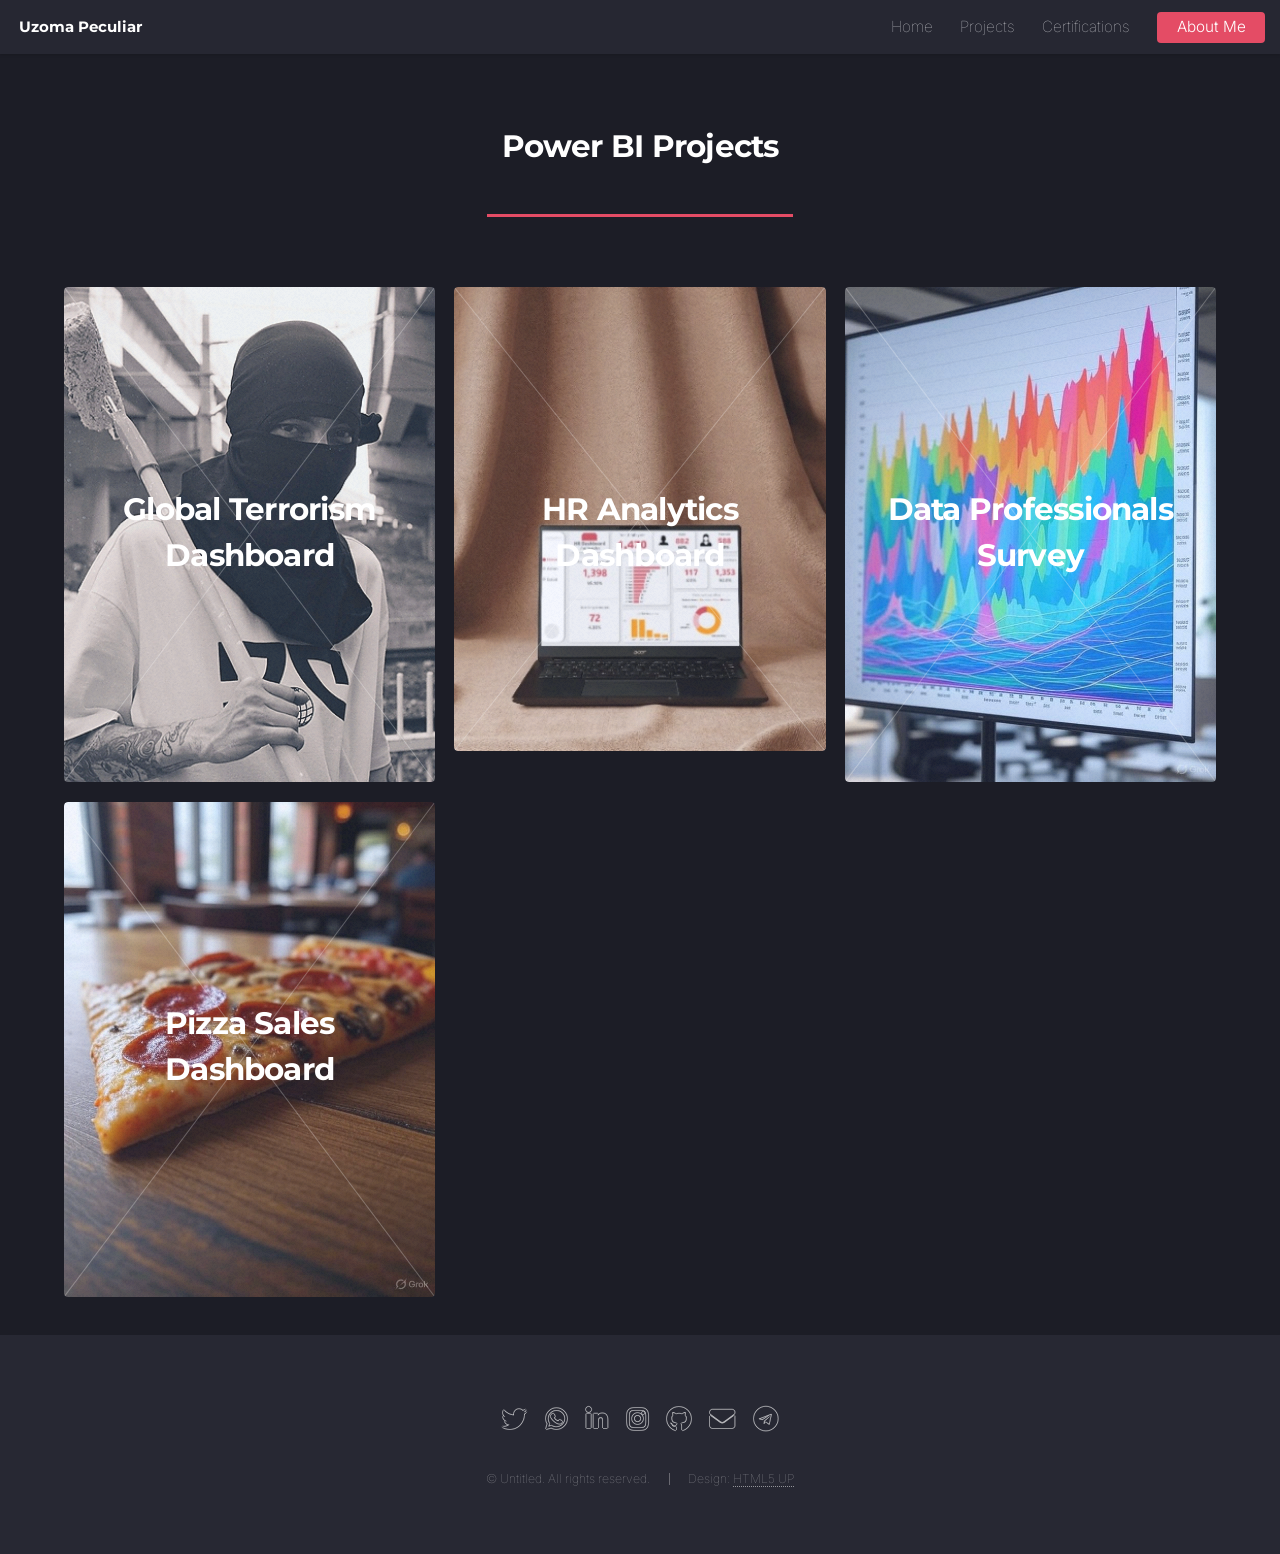
<file: BI.html>
<!DOCTYPE HTML>
<!--
	Landed by HTML5 UP
	html5up.net | @ajlkn
	Free for personal and commercial use under the CCA 3.0 license (html5up.net/license)
-->
<html>
	<head>
		<title>Power BI Projects - Data Analyst Portfolio</title>
		<meta charset="utf-8" />
		<meta name="viewport" content="width=device-width, initial-scale=1, user-scalable=no" />
		<link rel="stylesheet" href="assets/css/main.css" />
		<link rel="preconnect" href="https://fonts.googleapis.com">
        <link rel="preconnect" href="https://fonts.gstatic.com" crossorigin>
		<link href="https://fonts.googleapis.com/css2?family=Inter:wght@400;500;600;700&family=Montserrat:wght@400;500;600;700&display=swap" rel="stylesheet">
		<noscript><link rel="stylesheet" href="assets/css/noscript.css" /></noscript>
	</head>
	<!-- Google Analytics -->
	<script async src="https://www.googletagmanager.com/gtag/js?id=G-QE772HBETN"></script>  <!-- Replace ID -->
	<script>
  		window.dataLayer = window.dataLayer || [];
  		function gtag(){dataLayer.push(arguments);}
  		gtag('js', new Date());
  		gtag('config', 'G-QE772HBETN');
	</script>
	<body class="is-preload">
		<div id="page-wrapper">

			<!-- Header -->
				<header id="header">
					<h1 id="logo"><a href="index.html">Uzoma Peculiar</a></h1>
					<nav id="nav">
						<ul>
							<li><a href="index.html">Home</a></li>
							<li>
								<a href="#">Projects</a>
								<ul>
									<li><a href="Excel.html">Excel</a></li>
									<li><a href="BI.html">Power BI</a></li>
									<li><a href="python.html">Python</a></li>				
									<li><a href="SQL.html">SQL</a></li>
									<li><a href="Tab.html">Tableau</a></li>
								</ul>
							</li>
							<li><a href="Certificates.html">Certifications</a></li>
							<li><a href="index.html#one" class="button primary">About Me</a></li>
						</ul>
					</nav>
				</header>

			<!-- Main -->
				<div id="main" class="wrapper style1">
					<div class="container">
						<header class="major">
							<h2>Power BI Projects</h2>
						</header>
                        <section class="tiles">
							<article class="style1">
								<span class="image">
									<img src="images/terrorismm.jpg" alt="" />
								</span>
								<a href="https://github.com/UzomaPeculiar/InternCareer-Global-Terrorism-Dashboard" target="_blank">
									<h2>Global Terrorism Dashboard</h2>
									<div class="content">
										<p>This project was completed as part of a virtual internship with InternCareer for the role of Data Scientist Intern. The goal was to build an interactive Power BI dashboard to explore and visualize terrorism patterns worldwide.</p>
									</div>
								</a>
							</article>
							<article class="style2">
								<span class="image">
									<img src="images/HR Analytics 2.jpg" alt="" />
								</span>
								<a href="https://github.com/UzomaPeculiar/HR-Analytics-Dashboard" target="_blank">
									<h2>HR Analytics Dashboard</h2>
									<div class="content">
										<p>This dashboard was designed to analyze workforce data and provide actionable HR insights. It helps track employee distribution, demographics, attrition trends, and performance-related metrics. The goal is to give HR managers a clear view of workforce composition and areas requiring attention.</p>
									</div>
								</a>
							</article>
							<article class="style3">
								<span class="image">
									<img src="images/Data professionalss.jpg" alt="" />
								</span>
								<a href="https://github.com/UzomaPeculiar/Data-Professional-Survey-Dashboard" target="_blank">
									<h2>Data Professionals Survey</h2>
									<div class="content">
										<p>This dashboard visualizes survey responses from data professionals worldwide. It highlights demographics, skills, salary trends, and career preferences in the data industry. The aim is to give learners and organizations a snapshot of the data profession landscape.</p>
									</div>
								</a>
							</article>
							<article class="style4">
								<span class="image">
									<img src="images/Pizza.jpg" alt="" />
								</span>
								<a href="https://github.com/UzomaPeculiar/Pizza-Sales-Analysis-SQL-Power-BI/blob/main/Pizza.pbix" target="_blank">
									<h2>Pizza Sales Dashboard</h2>
									<div class="content">
										<p>This project uses Power BI to build a retail sales dashboard. It cleans data, explores sales patterns, and answers key business questions like top categories, customer profiles, and peak sales times to help improve retail strategies.</p>
									</div>
								</a>
							</article>
						</section>
					</div>
				</div>

			<!-- Footer -->
				<footer id="footer">
					<ul class="icons">
						<li><a href="#" target="_blank" class="icon brands alt fa-twitter"><span class="label">Twitter</span></a></li>
						<li><a href="https://wa.me/2348162145354?text=Hello%20there!%20I%20am%20interested%20in%20learning%20more%20about%20your%20work." target="_blank" class="icon brands alt fa-whatsapp"><span class="label">Whatsapp</span></a></li>
						<li><a href="https://linkedin.com/in/peculiar-uzoma" target="_blank" class="icon brands alt fa-linkedin-in"><span class="label">LinkedIn</span></a></li>
						<li><a href="#" class="icon brands alt fa-instagram"><span class="label">Instagram</span></a></li>
						<li><a href="https://github.com/UzomaPeculiar" target="_blank" class="icon brands alt fa-github"><span class="label">GitHub</span></a></li>
						<li><a href="mailto:uzomapeculiar1@gmail.com?subject=Hello%20there&body=I%20am%20interested%20in%20learning%20more%20about%20your%20work." class="icon solid alt fa-envelope"><span class="label">Email</span></a></li>
						<li><a href="https://t.me/prxua?text=Hello%20there!%20I%20am%20interested%20in%20learning%20more%20about%20your%20work." target="_blank" class="icon brands alt fa-telegram"><span class="label">Telegram</span></a></li>
					</ul>
					<ul class="copyright">
						<li>&copy; Untitled. All rights reserved.</li><li>Design: <a href="http://html5up.net">HTML5 UP</a></li>
					</ul>
				</footer>

		</div>

		<!-- Scripts -->
			<script src="assets/js/jquery.min.js"></script>
			<script src="assets/js/jquery.scrolly.min.js"></script>
			<script src="assets/js/jquery.dropotron.min.js"></script>
			<script src="assets/js/jquery.scrollex.min.js"></script>
			<script src="assets/js/browser.min.js"></script>
			<script src="assets/js/breakpoints.min.js"></script>
			<script src="assets/js/util.js"></script>
			<script src="assets/js/main.js"></script>

	</body>
</html>
</file>
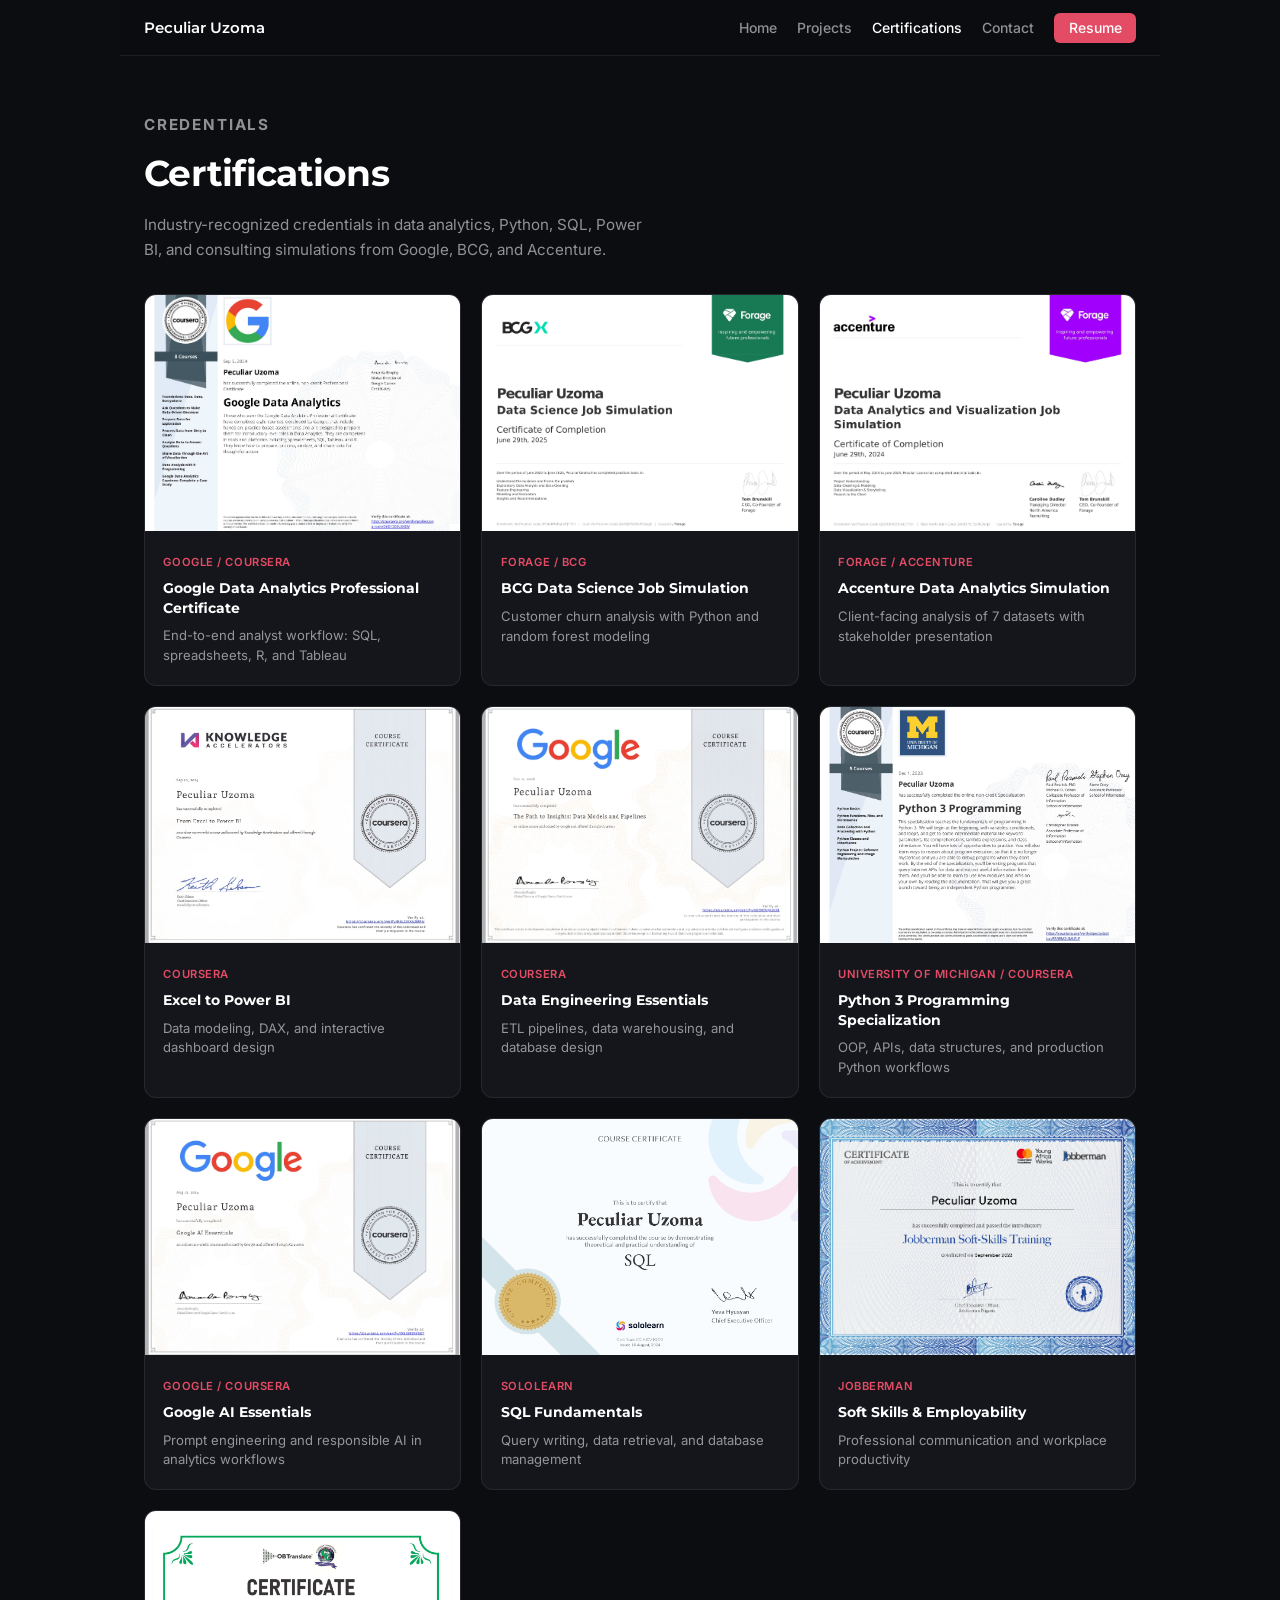
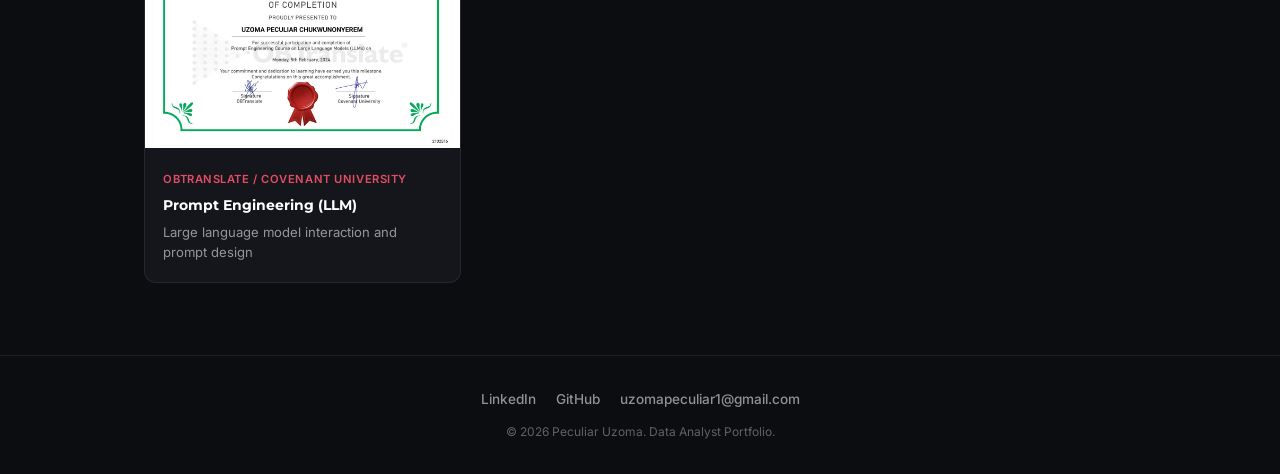
<file: Certificates.html>
<!DOCTYPE HTML>
<html lang="en">
<head>
	<title>Certifications — Peculiar Uzoma</title>
	<meta charset="utf-8" />
	<meta name="viewport" content="width=device-width, initial-scale=1" />
	<meta name="description" content="Professional certifications including Google Data Analytics, BCG, Accenture, and more." />
	<link rel="stylesheet" href="assets/css/site.css" />
	<link rel="stylesheet" href="assets/css/fontawesome-all.min.css" />
	<link rel="preconnect" href="https://fonts.googleapis.com">
	<link rel="preconnect" href="https://fonts.gstatic.com" crossorigin>
	<link href="https://fonts.googleapis.com/css2?family=Inter:wght@400;500;600&family=Montserrat:wght@600;700&display=swap" rel="stylesheet">
</head>
<script async src="https://www.googletagmanager.com/gtag/js?id=G-QE772HBETN"></script>
<script>
	window.dataLayer = window.dataLayer || [];
	function gtag(){dataLayer.push(arguments);}
	gtag('js', new Date());
	gtag('config', 'G-QE772HBETN');
</script>
<body>

	<header class="site-header" data-site-header></header>

	<main>
		<div class="page-hero">
			<p class="section-label">Credentials</p>
			<h1>Certifications</h1>
			<p>Industry-recognized credentials in data analytics, Python, SQL, Power BI, and consulting simulations from Google, BCG, and Accenture.</p>
		</div>

		<section class="page-section" style="padding-top: 0;">
			<div class="certs-grid" id="certificates-grid"></div>
		</section>
	</main>

	<footer class="site-footer" data-site-footer></footer>

	<script src="assets/js/data.js"></script>
	<script src="assets/js/site.js"></script>
	<script>initCertificatesPage();</script>
</body>
</html>
</file>
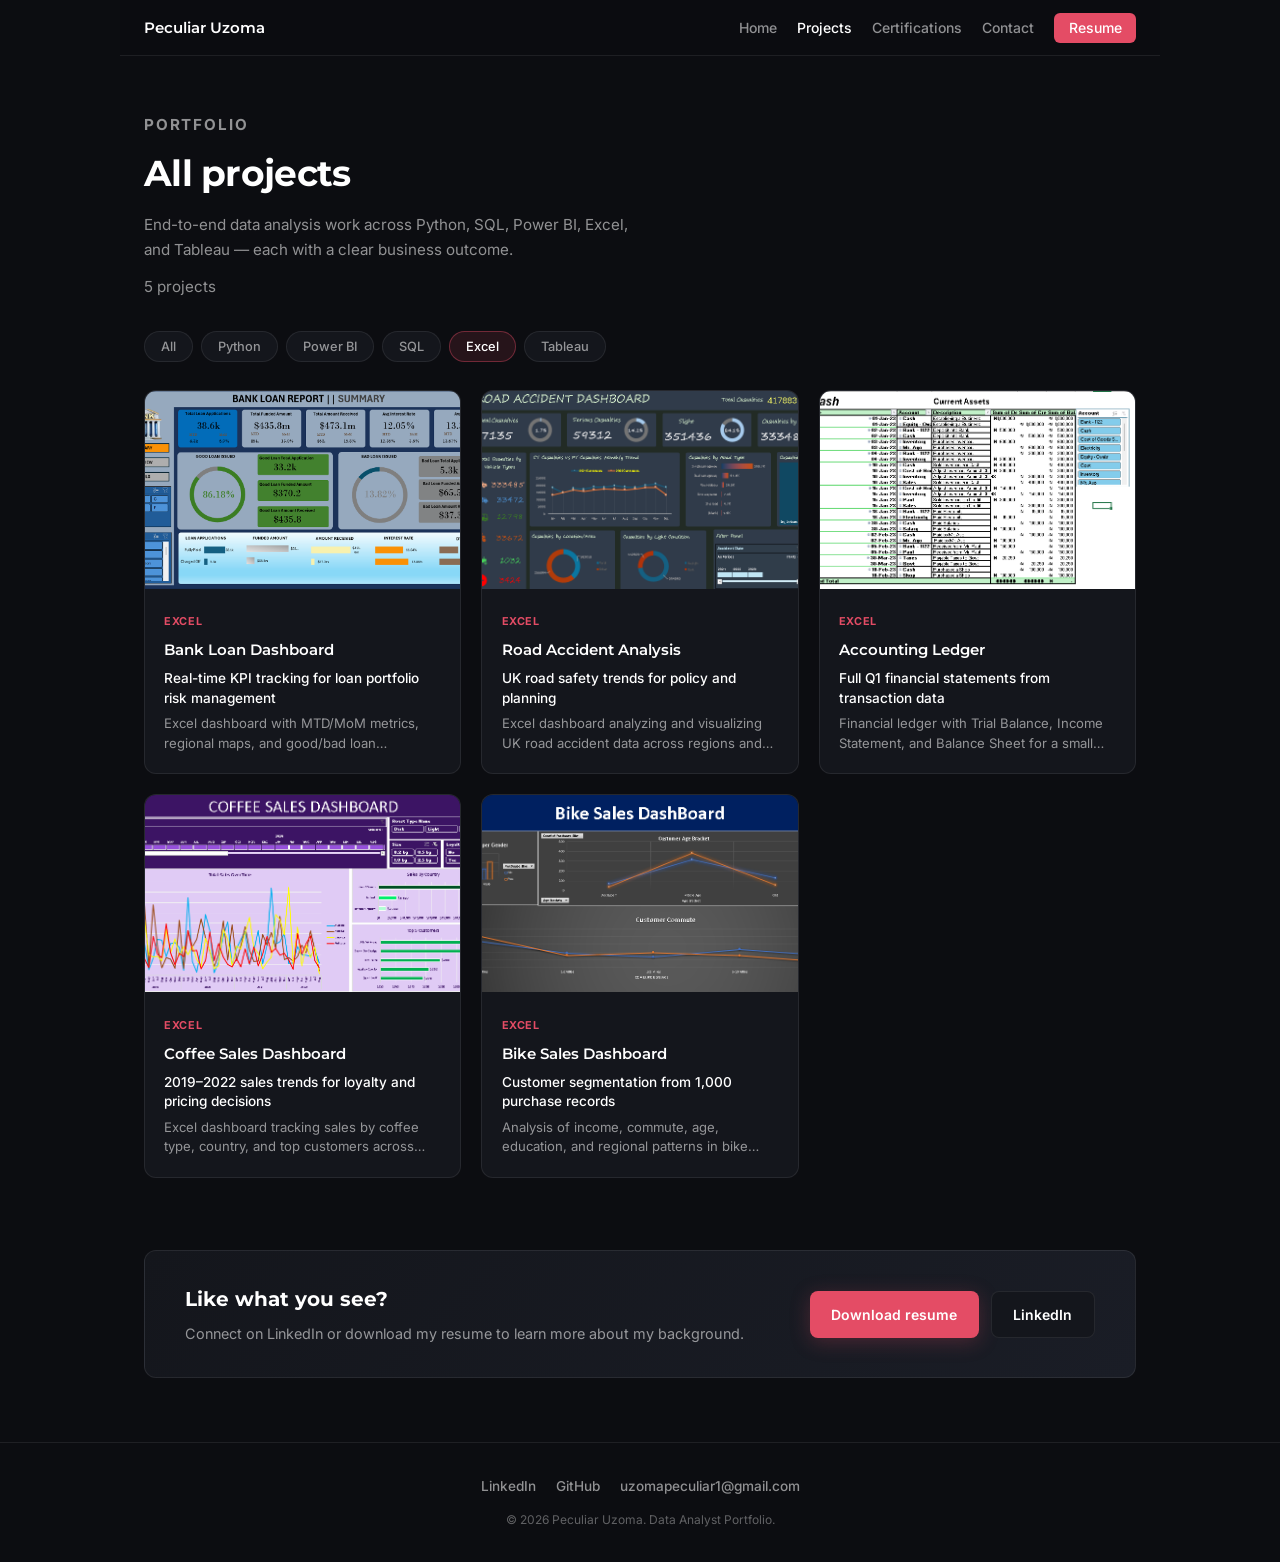
<file: Excel.html>
<!DOCTYPE HTML>
<html lang="en">
<head>
	<title>Excel Projects — Peculiar Uzoma</title>
	<meta charset="utf-8" />
	<meta name="viewport" content="width=device-width, initial-scale=1" />
	<meta http-equiv="refresh" content="0; url=projects.html?tool=Excel" />
	<link rel="canonical" href="projects.html?tool=Excel" />
	<script>location.replace('projects.html?tool=Excel');</script>
</head>
<body>
	<p>Redirecting to <a href="projects.html?tool=Excel">Excel projects</a>...</p>
</body>
</html>
</file>
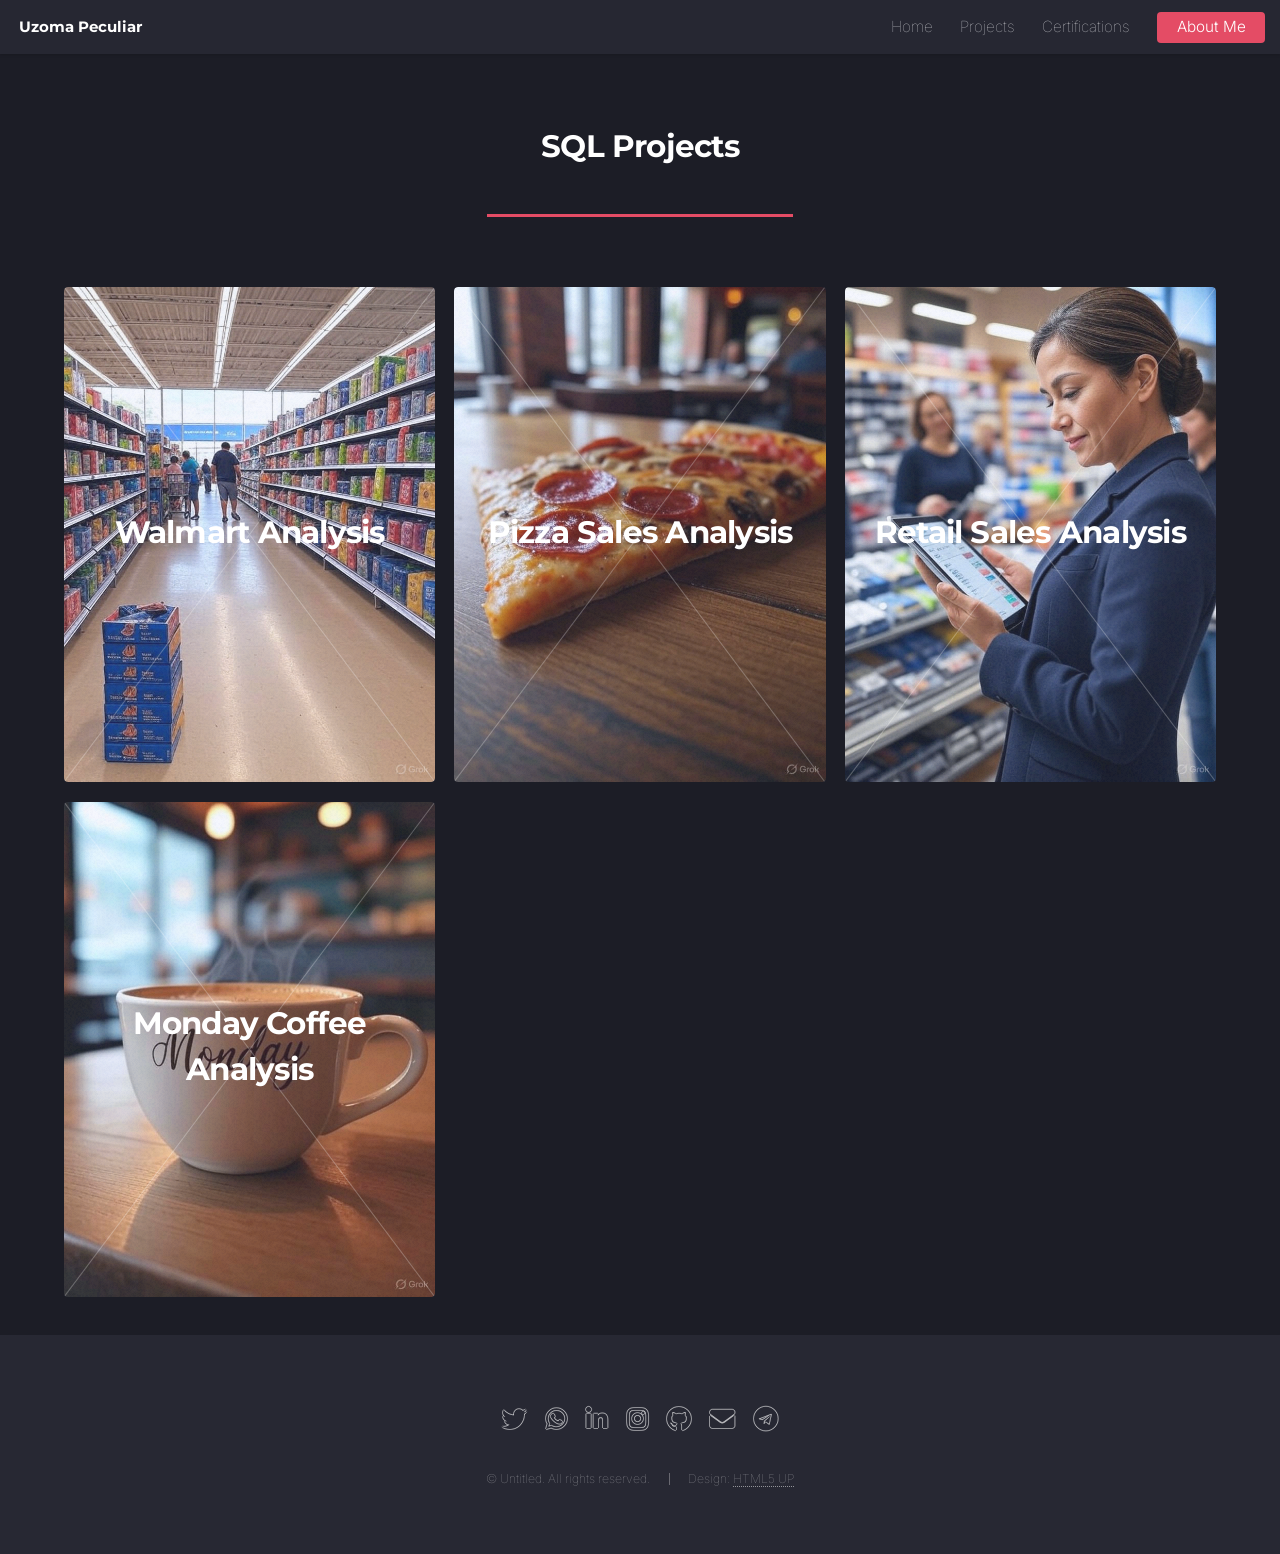
<file: SQL.html>
<!DOCTYPE HTML>
<!--
	Landed by HTML5 UP
	html5up.net | @ajlkn
	Free for personal and commercial use under the CCA 3.0 license (html5up.net/license)
-->
<html>
	<head>
		<title>SQL Projects - Data Analyst Portfolio</title>
		<meta charset="utf-8" />
		<meta name="viewport" content="width=device-width, initial-scale=1, user-scalable=no" />
		<link rel="stylesheet" href="assets/css/main.css" />
		<link rel="preconnect" href="https://fonts.googleapis.com">
        <link rel="preconnect" href="https://fonts.gstatic.com" crossorigin>
		<link href="https://fonts.googleapis.com/css2?family=Inter:wght@400;500;600;700&family=Montserrat:wght@400;500;600;700&display=swap" rel="stylesheet">
		<noscript><link rel="stylesheet" href="assets/css/noscript.css" /></noscript>
	</head>
	<!-- Google Analytics -->
	<script async src="https://www.googletagmanager.com/gtag/js?id=G-QE772HBETN"></script>  <!-- Replace ID -->
	<script>
  		window.dataLayer = window.dataLayer || [];
  		function gtag(){dataLayer.push(arguments);}
  		gtag('js', new Date());
  		gtag('config', 'G-QE772HBETN');
	</script>
	<body class="is-preload">
		<div id="page-wrapper">

			<!-- Header -->
				<header id="header">
					<h1 id="logo"><a href="index.html">Uzoma Peculiar</a></h1>
					<nav id="nav">
						<ul>
							<li><a href="index.html">Home</a></li>
							<li>
								<a href="#">Projects</a>
								<ul>
									<li><a href="Excel.html">Excel</a></li>
									<li><a href="BI.html">Power BI</a></li>
									<li><a href="python.html">Python</a></li>
									<li><a href="SQL.html">SQL</a></li>
									<li><a href="Tab.html">Tableau</a></li>
								</ul>
							</li>
							<li><a href="Certificates.html">Certifications</a></li>
							<li><a href="index.html#one" class="button primary">About Me</a></li>
						</ul>
					</nav>
				</header>

			<!-- Main -->
				<div id="main" class="wrapper style1">
					<div class="container">
						<header class="major">
							<h2>SQL Projects</h2>
						</header>
                        <section class="tiles">
							<article class="style1">
								<span class="image">
									<img src="images/Walmart.jpg" alt="" />
								</span>
								<a href="https://github.com/UzomaPeculiar/Walmart-Sales-Analysis-SQL" target="_blank">
									<h2>Walmart Analysis</h2>
									<div class="content">
										<p>The project aims to provide actionable insights for Walmart's business operations, such as optimizing inventory, targeting high-value customer segments, improving branch performance, and understanding temporal sales trends.</p>
									</div>
								</a>
							</article>
							<article class="style2">
								<span class="image">
									<img src="images/Pizza.jpg" alt="" />
								</span>
								<a href="https://github.com/UzomaPeculiar/Pizza-Sales-Analysis-SQL-Power-BI" target="_blank">
									<h2>Pizza Sales Analysis</h2>
									<div class="content">
										<p>The project focuses on boosting pizza sales by promoting bestsellers, improving low performers, analyzing customer preferences, and optimizing marketing strategies.</p>
									</div>
								</a>
							</article>
							<article class="style3">
								<span class="image">
									<img src="images/Retail Sales.jpg" alt="" />
								</span>
								<a href="https://github.com/UzomaPeculiar/Retail-Sales-Analysis-SQL" target="_blank">
									<h2>Retail Sales Analysis</h2>
									<div class="content">
										<p>This project uses SQL to build and analyze a retail sales database. It cleans data, explores sales patterns, and answers key business questions like top categories, customer profiles, and peak sales times to help improve retail strategies.</p>
									</div>
								</a>
							</article>
							<article class="style4">
								<span class="image">
									<img src="images/Monday coffee.jpg" alt="" />
								</span>
								<a href="https://github.com/UzomaPeculiar/Monday-Coffee-Analysis-SQL" target="_blank">
									<h2>Monday Coffee Analysis</h2>
									<div class="content">
										<p>SQL queries analyze coffee sales: estimated consumers, Q4 2023 revenue by city, product units sold, avg. sales per customer, top products per city, unique buyers, sales vs. rent ratios, monthly growth rates, market potential for top cities by revenue/rent/consumers.</p>
									</div>
								</a>
							</article>
						</section>
					</div>
				</div>

			<!-- Footer -->
				<footer id="footer">
					<ul class="icons">
						<li><a href="#" target="_blank" class="icon brands alt fa-twitter"><span class="label">Twitter</span></a></li>
						<li><a href="https://wa.me/2348162145354?text=Hello%20there!%20I%20am%20interested%20in%20learning%20more%20about%20your%20work." target="_blank" class="icon brands alt fa-whatsapp"><span class="label">Whatsapp</span></a></li>
						<li><a href="https://linkedin.com/in/peculiar-uzoma" target="_blank" class="icon brands alt fa-linkedin-in"><span class="label">LinkedIn</span></a></li>
						<li><a href="#" class="icon brands alt fa-instagram"><span class="label">Instagram</span></a></li>
						<li><a href="https://github.com/UzomaPeculiar" target="_blank" class="icon brands alt fa-github"><span class="label">GitHub</span></a></li>
						<li><a href="mailto:uzomapeculiar1@gmail.com?subject=Hello%20there&body=I%20am%20interested%20in%20learning%20more%20about%20your%20work." class="icon solid alt fa-envelope"><span class="label">Email</span></a></li>
						<li><a href="https://t.me/prxua?text=Hello%20there!%20I%20am%20interested%20in%20learning%20more%20about%20your%20work." target="_blank" class="icon brands alt fa-telegram"><span class="label">Telegram</span></a></li>
					</ul>
					<ul class="copyright">
						<li>&copy; Untitled. All rights reserved.</li><li>Design: <a href="http://html5up.net">HTML5 UP</a></li>
					</ul>
				</footer>

		</div>

		<!-- Scripts -->
			<script src="assets/js/jquery.min.js"></script>
			<script src="assets/js/jquery.scrolly.min.js"></script>
			<script src="assets/js/jquery.dropotron.min.js"></script>
			<script src="assets/js/jquery.scrollex.min.js"></script>
			<script src="assets/js/browser.min.js"></script>
			<script src="assets/js/breakpoints.min.js"></script>
			<script src="assets/js/util.js"></script>
			<script src="assets/js/main.js"></script>

	</body>
</html>
</file>
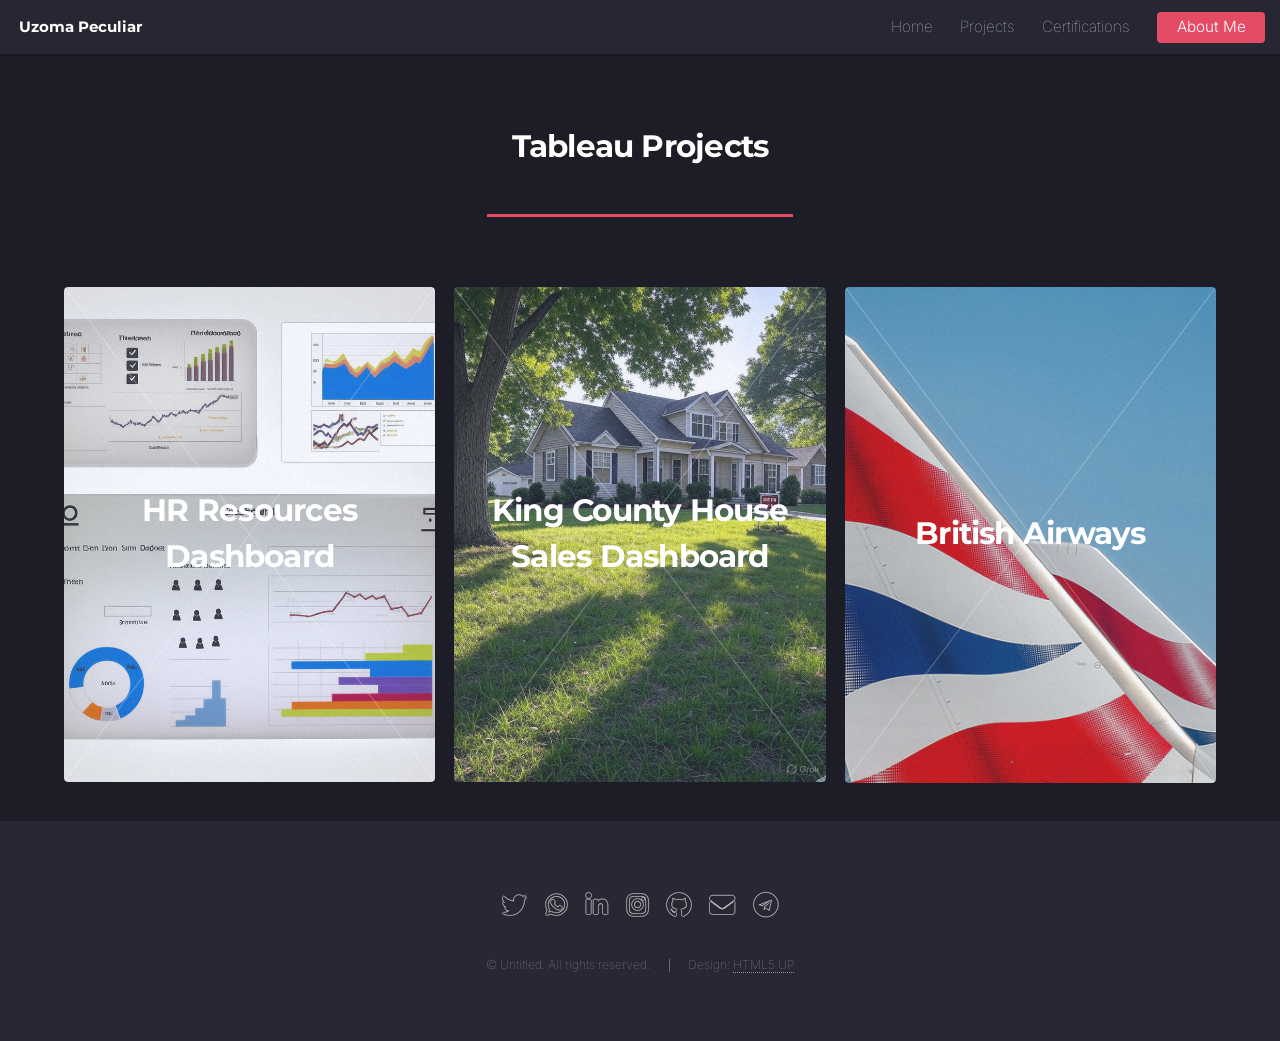
<file: Tab.html>
<!DOCTYPE HTML>
<!--
	Landed by HTML5 UP
	html5up.net | @ajlkn
	Free for personal and commercial use under the CCA 3.0 license (html5up.net/license)
-->
<html>
	<head>
		<title>Tableau Projects - Data Analyst Portfolio</title>
		<meta charset="utf-8" />
		<meta name="viewport" content="width=device-width, initial-scale=1, user-scalable=no" />
		<link rel="stylesheet" href="assets/css/main.css" />
		<link rel="preconnect" href="https://fonts.googleapis.com">
        <link rel="preconnect" href="https://fonts.gstatic.com" crossorigin>
		<link href="https://fonts.googleapis.com/css2?family=Inter:wght@400;500;600;700&family=Montserrat:wght@400;500;600;700&display=swap" rel="stylesheet">
		<noscript><link rel="stylesheet" href="assets/css/noscript.css" /></noscript>
	</head>
	<!-- Google Analytics -->
	<script async src="https://www.googletagmanager.com/gtag/js?id=G-QE772HBETN"></script>  <!-- Replace ID -->
	<script>
  		window.dataLayer = window.dataLayer || [];
  		function gtag(){dataLayer.push(arguments);}
  		gtag('js', new Date());
  		gtag('config', 'G-QE772HBETN');
	</script>
	<body class="is-preload">
		<div id="page-wrapper">

			<!-- Header -->
				<header id="header">
					<h1 id="logo"><a href="index.html">Uzoma Peculiar</a></h1>
					<nav id="nav">
						<ul>
							<li><a href="index.html">Home</a></li>
							<li>
								<a href="#">Projects</a>
								<ul>
									<li><a href="Excel.html">Excel</a></li>
									<li><a href="BI.html">Power BI</a></li>
									<li><a href="python.html">Python</a></li>
									<li><a href="SQL.html">SQL</a></li>
									<li><a href="Tab.html">Tableau</a></li>
								</ul>
							</li>
							<li><a href="Certificates.html">Certifications</a></li>
							<li><a href="index.html#one" class="button primary">About Me</a></li>
						</ul>
					</nav>
				</header>

			<!-- Main -->
				<div id="main" class="wrapper style1">
					<div class="container">
						<header class="major">
							<h2>Tableau Projects</h2>
						</header>
                        <section class="tiles">
							<article class="style1">
								<span class="image">
									<img src="images/hr dashboardd.png" alt="" />
								</span>
								<a href="https://github.com/UzomaPeculiar/HR-Tableau-Dashboard" target="_blank">
									<h2>HR Resources Dashboard</h2>
									<div class="content">
										<p>This project builds an interactive Tableau dashboard to analyze HR data, highlighting workforce trends in demographics, hiring/termination, departments, and locations using employee metrics like age, gender, salary, performance, and tenure. It aids HR decisions on recruitment, retention, and strategy.</p>
									</div>
								</a>
							</article>
							<article class="style1">
								<span class="image">
									<img src="images/county house.jpg" alt="" />
								</span>
								<a href="https://github.com/UzomaPeculiar/King-County-House-Sale" target="_blank">
									<h2>King County House Sales Dashboard</h2>
									<div class="content">
										<p>Tableau visualization of house prices, features, and locations in King County, WA.</p>
									</div>
								</a>
							</article>
							<article class="style1">
								<span class="image">
									<img src="images/British Airwayss.jpg" alt="" />
								</span>
								<a href="https://github.com/UzomaPeculiar/British-Airways" target="_blank">
									<h2>British Airways</h2>
									<div class="content">
										<p>The project visualizes customer reviews to analyze service quality and satisfaction trends using Tableau.</p>
									</div>
								</a>
							</article>
						</section>
					</div>
				</div>

			<!-- Footer -->
				<footer id="footer">
					<ul class="icons">
						<li><a href="#" target="_blank" class="icon brands alt fa-twitter"><span class="label">Twitter</span></a></li>
						<li><a href="https://wa.me/2348162145354?text=Hello%20there!%20I%20am%20interested%20in%20learning%20more%20about%20your%20work." target="_blank" class="icon brands alt fa-whatsapp"><span class="label">Whatsapp</span></a></li>
						<li><a href="https://www.linkedin.com/in/peculiar-uzoma-5a9116235" target="_blank" class="icon brands alt fa-linkedin-in"><span class="label">LinkedIn</span></a></li>
						<li><a href="#" class="icon brands alt fa-instagram"><span class="label">Instagram</span></a></li>
						<li><a href="https://github.com/UzomaPeculiar" target="_blank" class="icon brands alt fa-github"><span class="label">GitHub</span></a></li>
						<li><a href="mailto:uzomapeculiar1@gmail.com?subject=Hello%20there&body=I%20am%20interested%20in%20learning%20more%20about%20your%20work." class="icon solid alt fa-envelope"><span class="label">Email</span></a></li>
						<li><a href="https://t.me/prxua?text=Hello%20there!%20I%20am%20interested%20in%20learning%20more%20about%20your%20work." target="_blank" class="icon brands alt fa-telegram"><span class="label">Telegram</span></a></li>
					</ul>
					<ul class="copyright">
						<li>&copy; Untitled. All rights reserved.</li><li>Design: <a href="http://html5up.net">HTML5 UP</a></li>
					</ul>
				</footer>

		</div>

		<!-- Scripts -->
			<script src="assets/js/jquery.min.js"></script>
			<script src="assets/js/jquery.scrolly.min.js"></script>
			<script src="assets/js/jquery.dropotron.min.js"></script>
			<script src="assets/js/jquery.scrollex.min.js"></script>
			<script src="assets/js/browser.min.js"></script>
			<script src="assets/js/breakpoints.min.js"></script>
			<script src="assets/js/util.js"></script>
			<script src="assets/js/main.js"></script>

	</body>
</html>
</file>
<file: assets/css/noscript.css>
/*
	Landed by HTML5 UP
	html5up.net | @ajlkn
	Free for personal and commercial use under the CCA 3.0 license (html5up.net/license)
*/

/* Loader */

	body.landing.is-preload:before {
		display: none;
	}

	body.landing.is-preload:after {
		display: none;
	}
</file>
<file: assets/css/site.css>
:root {
	--bg: #0c0d11;
	--surface: #14161c;
	--surface-2: #1a1d26;
	--text: rgba(255, 255, 255, 0.88);
	--muted: rgba(255, 255, 255, 0.55);
	--accent: #e44c65;
	--accent-soft: rgba(228, 76, 101, 0.12);
	--accent-glow: rgba(228, 76, 101, 0.25);
	--border: rgba(255, 255, 255, 0.08);
	--radius: 12px;
	--max: 1040px;
}

*, *::before, *::after { box-sizing: border-box; margin: 0; padding: 0; }

html { scroll-behavior: smooth; }

body {
	background: var(--bg);
	color: var(--text);
	font-family: 'Inter', -apple-system, BlinkMacSystemFont, 'Segoe UI', sans-serif;
	font-size: 16px;
	line-height: 1.65;
	-webkit-font-smoothing: antialiased;
}

a { color: var(--accent); text-decoration: none; transition: color 0.2s, opacity 0.2s; }
a:hover { opacity: 0.88; }
img { display: block; max-width: 100%; }

/* Header */

.site-header {
	position: sticky;
	top: 0;
	z-index: 100;
	display: flex;
	align-items: center;
	justify-content: space-between;
	padding: 0.9rem 1.5rem;
	max-width: var(--max);
	margin: 0 auto;
	background: rgba(12, 13, 17, 0.9);
	backdrop-filter: blur(14px);
	border-bottom: 1px solid var(--border);
}

.logo {
	font-family: 'Montserrat', sans-serif;
	font-weight: 600;
	font-size: 0.95rem;
	color: #fff;
}

.site-nav {
	display: flex;
	align-items: center;
	gap: 1.25rem;
	list-style: none;
}

.site-nav a {
	color: var(--muted);
	font-size: 0.875rem;
	font-weight: 500;
}

.site-nav a:hover,
.site-nav a.active { color: #fff; opacity: 1; }

.nav-resume {
	padding: 0.4rem 0.9rem !important;
	background: var(--accent);
	color: #fff !important;
	border-radius: 6px;
}

.nav-resume:hover { background: #d43d56; opacity: 1 !important; }

.nav-toggle {
	display: none;
	background: none;
	border: none;
	color: #fff;
	font-size: 1.2rem;
	cursor: pointer;
}

/* Buttons */

.btn {
	display: inline-flex;
	align-items: center;
	gap: 0.45rem;
	padding: 0.7rem 1.35rem;
	border-radius: 8px;
	font-size: 0.875rem;
	font-weight: 600;
	border: none;
	cursor: pointer;
	transition: transform 0.15s, background 0.15s, box-shadow 0.15s;
}

.btn:hover { opacity: 1; transform: translateY(-1px); }

.btn-primary {
	background: var(--accent);
	color: #fff;
	box-shadow: 0 4px 20px var(--accent-glow);
}

.btn-ghost {
	background: var(--surface);
	color: #fff;
	border: 1px solid var(--border);
}

.btn-ghost:hover { border-color: rgba(255,255,255,0.2); }

/* Hero */

.hero {
	max-width: var(--max);
	margin: 0 auto;
	padding: 4rem 1.5rem 3rem;
	display: grid;
	grid-template-columns: 1fr auto;
	gap: 3rem;
	align-items: center;
}

.hero-badge {
	display: inline-flex;
	align-items: center;
	gap: 0.4rem;
	padding: 0.35rem 0.75rem;
	background: var(--accent-soft);
	border: 1px solid rgba(228, 76, 101, 0.25);
	border-radius: 999px;
	font-size: 0.75rem;
	font-weight: 600;
	color: var(--accent);
	margin-bottom: 1rem;
}

.hero-badge .dot {
	width: 6px;
	height: 6px;
	background: #4ade80;
	border-radius: 50%;
}

.hero h1 {
	font-family: 'Montserrat', sans-serif;
	font-size: clamp(2.1rem, 5vw, 3rem);
	font-weight: 700;
	color: #fff;
	line-height: 1.12;
	letter-spacing: -0.03em;
	margin-bottom: 0.6rem;
}

.hero .role {
	font-size: 1.15rem;
	color: var(--muted);
	margin-bottom: 1rem;
}

.hero .role strong { color: #fff; font-weight: 600; }

.hero .tagline {
	color: var(--muted);
	font-size: 1.05rem;
	max-width: 34rem;
	margin-bottom: 1.75rem;
	line-height: 1.7;
}

.hero-actions { display: flex; flex-wrap: wrap; gap: 0.75rem; }

.hero-photo {
	width: 168px;
	height: 168px;
	border-radius: 50%;
	object-fit: cover;
	border: 3px solid var(--border);
	box-shadow: 0 12px 40px rgba(0, 0, 0, 0.5);
}

/* Stats */

.stats-bar {
	max-width: var(--max);
	margin: 0 auto 3rem;
	padding: 0 1.5rem;
	display: grid;
	grid-template-columns: repeat(4, 1fr);
	gap: 1rem;
}

.stat {
	background: var(--surface);
	border: 1px solid var(--border);
	border-radius: var(--radius);
	padding: 1.15rem 1rem;
	text-align: center;
}

.stat strong {
	display: block;
	font-family: 'Montserrat', sans-serif;
	font-size: 1.35rem;
	color: #fff;
	margin-bottom: 0.2rem;
}

.stat span {
	font-size: 0.78rem;
	color: var(--muted);
	text-transform: uppercase;
	letter-spacing: 0.04em;
}

/* Sections */

.page-section {
	max-width: var(--max);
	margin: 0 auto;
	padding: 0 1.5rem 4.5rem;
}

.section-label {
	font-size: 0.72rem;
	font-weight: 700;
	text-transform: uppercase;
	letter-spacing: 0.12em;
	color: var(--accent);
	margin-bottom: 0.45rem;
}

.page-section h2 {
	font-family: 'Montserrat', sans-serif;
	font-size: 1.6rem;
	font-weight: 700;
	color: #fff;
	margin-bottom: 1rem;
	letter-spacing: -0.02em;
}

.section-intro {
	color: var(--muted);
	max-width: 38rem;
	margin-bottom: 2rem;
	font-size: 0.95rem;
}

.section-header-row {
	display: flex;
	align-items: flex-end;
	justify-content: space-between;
	gap: 1rem;
	flex-wrap: wrap;
	margin-bottom: 1.5rem;
}

.section-header-row h2 { margin-bottom: 0; }

.text-link {
	font-size: 0.875rem;
	font-weight: 600;
	white-space: nowrap;
}

/* About grid */

.about-grid {
	display: grid;
	grid-template-columns: 1fr 1fr;
	gap: 2rem;
}

.about-text { color: var(--muted); font-size: 0.95rem; }

.education-card {
	background: var(--surface);
	border: 1px solid var(--border);
	border-radius: var(--radius);
	padding: 1.25rem 1.5rem;
}

.education-card h3 {
	font-family: 'Montserrat', sans-serif;
	font-size: 0.95rem;
	color: #fff;
	margin-bottom: 0.25rem;
}

.education-card p { font-size: 0.875rem; color: var(--muted); }

/* Skills */

.skills-grid {
	display: grid;
	grid-template-columns: repeat(2, 1fr);
	gap: 1.25rem;
}

.skill-group {
	background: var(--surface);
	border: 1px solid var(--border);
	border-radius: var(--radius);
	padding: 1.15rem 1.25rem;
}

.skill-group h3 {
	font-size: 0.8rem;
	font-weight: 600;
	color: var(--muted);
	text-transform: uppercase;
	letter-spacing: 0.06em;
	margin-bottom: 0.75rem;
}

.skills { display: flex; flex-wrap: wrap; gap: 0.45rem; }

.skill {
	padding: 0.3rem 0.75rem;
	background: var(--surface-2);
	border: 1px solid var(--border);
	border-radius: 999px;
	font-size: 0.78rem;
	color: var(--text);
}

/* Experience */

.experience-list { display: flex; flex-direction: column; gap: 1.25rem; }

.experience-item {
	background: var(--surface);
	border: 1px solid var(--border);
	border-radius: var(--radius);
	padding: 1.25rem 1.5rem;
}

.experience-head {
	display: flex;
	justify-content: space-between;
	align-items: flex-start;
	gap: 1rem;
	margin-bottom: 0.75rem;
}

.experience-item h3 {
	font-family: 'Montserrat', sans-serif;
	font-size: 0.95rem;
	color: #fff;
}

.experience-org { font-size: 0.875rem; color: var(--accent); margin-top: 0.15rem; }

.experience-period {
	font-size: 0.8rem;
	color: var(--muted);
	white-space: nowrap;
}

.experience-item ul {
	padding-left: 1.15rem;
	color: var(--muted);
	font-size: 0.875rem;
}

.experience-item li { margin-bottom: 0.3rem; }

/* Projects */

.projects-grid {
	display: grid;
	grid-template-columns: repeat(auto-fill, minmax(300px, 1fr));
	gap: 1.25rem;
}

.project-card {
	display: block;
	background: var(--surface);
	border: 1px solid var(--border);
	border-radius: var(--radius);
	overflow: hidden;
	color: inherit;
	transition: border-color 0.2s, transform 0.2s, box-shadow 0.2s;
}

.project-card:hover {
	border-color: rgba(228, 76, 101, 0.35);
	transform: translateY(-3px);
	box-shadow: 0 8px 30px rgba(0, 0, 0, 0.3);
	opacity: 1;
}

.project-card img {
	width: 100%;
	aspect-ratio: 16 / 10;
	object-fit: cover;
	background: var(--surface-2);
}

.project-card-body { padding: 1.1rem 1.2rem 1.25rem; }

.project-tool {
	display: inline-block;
	font-size: 0.68rem;
	font-weight: 700;
	text-transform: uppercase;
	letter-spacing: 0.06em;
	color: var(--accent);
	margin-bottom: 0.4rem;
}

.project-card h3 {
	font-family: 'Montserrat', sans-serif;
	font-size: 0.95rem;
	font-weight: 600;
	color: #fff;
	margin-bottom: 0.4rem;
}

.project-impact {
	font-size: 0.85rem;
	color: #fff;
	font-weight: 500;
	margin-bottom: 0.35rem;
	line-height: 1.45;
}

.project-desc {
	font-size: 0.82rem;
	color: var(--muted);
	line-height: 1.5;
	display: -webkit-box;
	-webkit-line-clamp: 2;
	-webkit-box-orient: vertical;
	overflow: hidden;
}

/* Filters */

.filter-bar {
	display: flex;
	flex-wrap: wrap;
	gap: 0.5rem;
	margin-bottom: 1.75rem;
}

.filter-btn {
	padding: 0.45rem 1rem;
	background: var(--surface);
	border: 1px solid var(--border);
	border-radius: 999px;
	font-size: 0.8rem;
	font-weight: 500;
	color: var(--muted);
	cursor: pointer;
	transition: all 0.15s;
	font-family: inherit;
}

.filter-btn:hover { color: #fff; border-color: rgba(255,255,255,0.2); }

.filter-btn.active {
	background: var(--accent-soft);
	border-color: rgba(228, 76, 101, 0.4);
	color: #fff;
}

/* Certificates */

.certs-grid {
	display: grid;
	grid-template-columns: repeat(auto-fill, minmax(280px, 1fr));
	gap: 1.25rem;
}

.cert-card {
	display: flex;
	flex-direction: column;
	background: var(--surface);
	border: 1px solid var(--border);
	border-radius: var(--radius);
	overflow: hidden;
	color: inherit;
	transition: border-color 0.2s, transform 0.2s;
}

.cert-card:hover {
	border-color: rgba(228, 76, 101, 0.35);
	transform: translateY(-2px);
	opacity: 1;
}

.cert-card img {
	width: 100%;
	aspect-ratio: 4 / 3;
	object-fit: cover;
	background: var(--surface-2);
}

.cert-card-body { padding: 1rem 1.15rem 1.2rem; flex: 1; }

.cert-issuer {
	font-size: 0.7rem;
	font-weight: 600;
	text-transform: uppercase;
	letter-spacing: 0.05em;
	color: var(--accent);
}

.cert-card h3 {
	font-family: 'Montserrat', sans-serif;
	font-size: 0.9rem;
	color: #fff;
	margin: 0.35rem 0 0.5rem;
	line-height: 1.35;
}

.cert-card p { font-size: 0.82rem; color: var(--muted); line-height: 1.5; }

/* Page hero (inner pages) */

.page-hero {
	max-width: var(--max);
	margin: 0 auto;
	padding: 3.5rem 1.5rem 2rem;
}

.page-hero h1 {
	font-family: 'Montserrat', sans-serif;
	font-size: clamp(1.75rem, 4vw, 2.25rem);
	color: #fff;
	margin-bottom: 0.5rem;
	letter-spacing: -0.02em;
}

.page-hero p { color: var(--muted); max-width: 32rem; font-size: 0.95rem; }

.page-meta {
	margin-top: 0.75rem;
	font-size: 0.85rem;
	color: var(--muted);
}

/* Contact */

.contact-section {
	text-align: center;
	padding-bottom: 4rem;
}

.contact-section .section-intro { margin-left: auto; margin-right: auto; }

.contact-email {
	display: inline-flex;
	align-items: center;
	gap: 0.5rem;
	padding: 0.75rem 1.25rem;
	background: var(--surface);
	border: 1px solid var(--border);
	border-radius: 8px;
	color: #fff;
	font-size: 0.95rem;
	font-weight: 500;
	margin-bottom: 1.5rem;
}

.contact-email:hover { border-color: var(--accent); opacity: 1; }

.social-links {
	display: flex;
	justify-content: center;
	flex-wrap: wrap;
	gap: 0.85rem;
}

.social-links a {
	display: flex;
	align-items: center;
	justify-content: center;
	width: 44px;
	height: 44px;
	border-radius: 50%;
	background: var(--surface);
	border: 1px solid var(--border);
	color: var(--muted);
	font-size: 1.05rem;
	transition: color 0.2s, border-color 0.2s, background 0.2s;
}

.social-links a:hover {
	color: var(--accent);
	border-color: var(--accent);
	opacity: 1;
}

/* CTA band */

.cta-band {
	max-width: var(--max);
	margin: 0 auto 4rem;
	padding: 0 1.5rem;
}

.cta-inner {
	background: linear-gradient(135deg, var(--surface) 0%, var(--surface-2) 100%);
	border: 1px solid var(--border);
	border-radius: var(--radius);
	padding: 2rem 2.5rem;
	display: flex;
	align-items: center;
	justify-content: space-between;
	gap: 1.5rem;
	flex-wrap: wrap;
}

.cta-inner h2 {
	font-family: 'Montserrat', sans-serif;
	font-size: 1.25rem;
	color: #fff;
	margin-bottom: 0.35rem;
}

.cta-inner p { color: var(--muted); font-size: 0.9rem; }

/* Footer */

.site-footer {
	border-top: 1px solid var(--border);
	padding: 2rem 1.5rem;
}

.footer-inner {
	max-width: var(--max);
	margin: 0 auto;
	text-align: center;
}

.footer-links {
	display: flex;
	justify-content: center;
	flex-wrap: wrap;
	gap: 1.25rem;
	margin-bottom: 0.75rem;
}

.footer-links a {
	color: var(--muted);
	font-size: 0.85rem;
	font-weight: 500;
}

.footer-links a:hover { color: #fff; opacity: 1; }

.footer-copy { font-size: 0.75rem; color: rgba(255,255,255,0.35); }

/* Mobile */

@media (max-width: 768px) {
	.nav-toggle { display: block; }

	.site-header { position: relative; flex-wrap: wrap; max-width: none; }

	.site-nav {
		display: none;
		position: absolute;
		top: 100%;
		left: 0;
		right: 0;
		flex-direction: column;
		align-items: stretch;
		gap: 0;
		background: var(--bg);
		border-bottom: 1px solid var(--border);
		padding: 0.5rem 0;
	}

	.site-nav.open { display: flex; }
	.site-nav li a { display: block; padding: 0.75rem 1.5rem; }
	.site-nav .nav-resume { margin: 0.5rem 1.5rem; text-align: center; }

	.hero {
		grid-template-columns: 1fr;
		text-align: center;
		padding-top: 2.5rem;
		gap: 1.75rem;
	}

	.hero-photo { margin: 0 auto; order: -1; width: 130px; height: 130px; }
	.hero-actions { justify-content: center; }
	.hero .tagline { margin-left: auto; margin-right: auto; }

	.stats-bar { grid-template-columns: repeat(2, 1fr); }
	.about-grid { grid-template-columns: 1fr; }
	.skills-grid { grid-template-columns: 1fr; }
	.experience-head { flex-direction: column; gap: 0.25rem; }
	.cta-inner { flex-direction: column; text-align: center; }
	.projects-grid { grid-template-columns: 1fr; }
}
</file>
<file: assets/css/main.css>
@import url("fontawesome-all.min.css");
@import url("https://fonts.googleapis.com/css2?family=Inter:wght@400;500;600;700&family=Montserrat:wght@400;500;600;700&display=swap");
/*
	Landed by HTML5 UP
	html5up.net | @ajlkn
	Free for personal and commercial use under the CCA 3.0 license (html5up.net/license)
*/

html, body, div, span, applet, object,
iframe, h1, h2, h3, h4, h5, h6, p, blockquote,
pre, a, abbr, acronym, address, big, cite,
code, del, dfn, em, img, ins, kbd, q, s, samp,
small, strike, strong, sub, sup, tt, var, b,
u, i, center, dl, dt, dd, ol, ul, li, fieldset,
form, label, legend, table, caption, tbody,
tfoot, thead, tr, th, td, article, aside,
canvas, details, embed, figure, figcaption,
footer, header, hgroup, menu, nav, output, ruby,
section, summary, time, mark, audio, video {
	margin: 0;
	padding: 0;
	border: 0;
	font-size: 100%;
	font: inherit;
	vertical-align: baseline;}

article, aside, details, figcaption, figure,
footer, header, hgroup, menu, nav, section {
	display: block;}

body {
	line-height: 1;
}

ol, ul {
	list-style: none;
}

blockquote, q {
	quotes: none;
}

	blockquote:before, blockquote:after, q:before, q:after {
		content: '';
		content: none;
	}

table {
	border-collapse: collapse;
	border-spacing: 0;
}

body {
	-webkit-text-size-adjust: none;
}

mark {
	background-color: transparent;
	color: inherit;
}

input::-moz-focus-inner {
	border: 0;
	padding: 0;
}

input, select, textarea {
	-moz-appearance: none;
	-webkit-appearance: none;
	-ms-appearance: none;
	appearance: none;
}

/* Basic */

	html {
		box-sizing: border-box;
	}

	*, *:before, *:after {
		box-sizing: inherit;
	}

	html, body {
		background: #1c1d26;
	}

	body.is-preload *, body.is-preload *:before, body.is-preload *:after {
		-moz-animation: none !important;
		-webkit-animation: none !important;
		-ms-animation: none !important;
		animation: none !important;
		-moz-transition: none !important;
		-webkit-transition: none !important;
		-ms-transition: none !important;
		transition: none !important;
	}

	body, input, select, textarea {
		color: rgba(255, 255, 255, 0.75);
		font-family: 'Inter', -apple-system, BlinkMacSystemFont, 'Segoe UI', sans-serif;
		font-size: 15pt;
		font-weight: 100;
		line-height: 1.75em;
	}

	a {
		-moz-transition: border-color 0.2s ease-in-out, color 0.2s ease-in-out;
		-webkit-transition: border-color 0.2s ease-in-out, color 0.2s ease-in-out;
		-ms-transition: border-color 0.2s ease-in-out, color 0.2s ease-in-out;
		transition: border-color 0.2s ease-in-out, color 0.2s ease-in-out;
		border-bottom: dotted 1px;
		color: #e44c65;
		text-decoration: none;
	}

		a:hover {
			color: #e44c65 !important;
			border-bottom-color: transparent;
		}

	strong, b {
		color: #ffffff;
		font-weight: 300;
	}

	em, i {
		font-style: italic;
	}

	p {
		margin: 0 0 2em 0;
	}

	h1, h2, h3, h4, h5, h6 {
		font-family: 'Montserrat', sans-serif;
		color: #ffffff;
		font-weight: 700;
		line-height: 1em;
		margin: 0 0 1em 0;
	}

		h1 a, h2 a, h3 a, h4 a, h5 a, h6 a {
			color: inherit;
			border: 0;
		}

	h2 {
		font-size: 2em;
		line-height: 1.5em;
		letter-spacing: -0.025em;
	}

	h3 {
		font-size: 1.35em;
		line-height: 1.5em;
	}

	h4 {
		font-size: 1.1em;
		line-height: 1.5em;
	}

	h5 {
		font-size: 0.9em;
		line-height: 1.5em;
	}

	h6 {
		font-size: 0.7em;
		line-height: 1.5em;
	}

	sub {
		font-size: 0.8em;
		position: relative;
		top: 0.5em;
	}

	sup {
		font-size: 0.8em;
		position: relative;
		top: -0.5em;
	}

	hr {
		border: 0;
		border-bottom: solid 1px rgba(255, 255, 255, 0.3);
		margin: 3em 0;
	}

		hr.major {
			margin: 4em 0;
		}

	blockquote {
		border-left: solid 4px rgba(255, 255, 255, 0.3);
		font-style: italic;
		margin: 0 0 2em 0;
		padding: 0.5em 0 0.5em 2em;
	}

	code {
		background: rgba(255, 255, 255, 0.075);
		border-radius: 4px;
		font-family: "Courier New", monospace;
		font-size: 0.9em;
		margin: 0 0.25em;
		padding: 0.25em 0.65em;
	}

	pre {
		-webkit-overflow-scrolling: touch;
		font-family: "Courier New", monospace;
		font-size: 0.9em;
		margin: 0 0 2em 0;
	}

		pre code {
			display: block;
			line-height: 1.75em;
			padding: 1em 1.5em;
			overflow-x: auto;
		}

	.align-left {
		text-align: left;
	}

	.align-center {
		text-align: center;
	}

	.align-right {
		text-align: right;
	}

/* Loader */

	@-moz-keyframes spinner-show {
		0% {
			opacity: 0;
		}

		100% {
			opacity: 1;
		}
	}

	@-webkit-keyframes spinner-show {
		0% {
			opacity: 0;
		}

		100% {
			opacity: 1;
		}
	}

	@-ms-keyframes spinner-show {
		0% {
			opacity: 0;
		}

		100% {
			opacity: 1;
		}
	}

	@keyframes spinner-show {
		0% {
			opacity: 0;
		}

		100% {
			opacity: 1;
		}
	}

	@-moz-keyframes spinner-hide {
		0% {
			color: rgba(255, 255, 255, 0.15);
			z-index: 100001;
			-moz-transform: scale(1) rotate(0deg);
			-webkit-transform: scale(1) rotate(0deg);
			-ms-transform: scale(1) rotate(0deg);
			transform: scale(1) rotate(0deg);
		}

		99% {
			color: #1c1d26;
			z-index: 100001;
			-moz-transform: scale(0.5) rotate(360deg);
			-webkit-transform: scale(0.5) rotate(360deg);
			-ms-transform: scale(0.5) rotate(360deg);
			transform: scale(0.5) rotate(360deg);
		}

		100% {
			color: #1c1d26;
			z-index: -1;
			-moz-transform: scale(0.5) rotate(360deg);
			-webkit-transform: scale(0.5) rotate(360deg);
			-ms-transform: scale(0.5) rotate(360deg);
			transform: scale(0.5) rotate(360deg);
		}
	}

	@-webkit-keyframes spinner-hide {
		0% {
			color: rgba(255, 255, 255, 0.15);
			z-index: 100001;
			-moz-transform: scale(1) rotate(0deg);
			-webkit-transform: scale(1) rotate(0deg);
			-ms-transform: scale(1) rotate(0deg);
			transform: scale(1) rotate(0deg);
		}

		99% {
			color: #1c1d26;
			z-index: 100001;
			-moz-transform: scale(0.5) rotate(360deg);
			-webkit-transform: scale(0.5) rotate(360deg);
			-ms-transform: scale(0.5) rotate(360deg);
			transform: scale(0.5) rotate(360deg);
		}

		100% {
			color: #1c1d26;
			z-index: -1;
			-moz-transform: scale(0.5) rotate(360deg);
			-webkit-transform: scale(0.5) rotate(360deg);
			-ms-transform: scale(0.5) rotate(360deg);
			transform: scale(0.5) rotate(360deg);
		}
	}

	@-ms-keyframes spinner-hide {
		0% {
			color: rgba(255, 255, 255, 0.15);
			z-index: 100001;
			-moz-transform: scale(1) rotate(0deg);
			-webkit-transform: scale(1) rotate(0deg);
			-ms-transform: scale(1) rotate(0deg);
			transform: scale(1) rotate(0deg);
		}

		99% {
			color: #1c1d26;
			z-index: 100001;
			-moz-transform: scale(0.5) rotate(360deg);
			-webkit-transform: scale(0.5) rotate(360deg);
			-ms-transform: scale(0.5) rotate(360deg);
			transform: scale(0.5) rotate(360deg);
		}

		100% {
			color: #1c1d26;
			z-index: -1;
			-moz-transform: scale(0.5) rotate(360deg);
			-webkit-transform: scale(0.5) rotate(360deg);
			-ms-transform: scale(0.5) rotate(360deg);
			transform: scale(0.5) rotate(360deg);
		}
	}

	@keyframes spinner-hide {
		0% {
			color: rgba(255, 255, 255, 0.15);
			z-index: 100001;
			-moz-transform: scale(1) rotate(0deg);
			-webkit-transform: scale(1) rotate(0deg);
			-ms-transform: scale(1) rotate(0deg);
			transform: scale(1) rotate(0deg);
		}

		99% {
			color: #1c1d26;
			z-index: 100001;
			-moz-transform: scale(0.5) rotate(360deg);
			-webkit-transform: scale(0.5) rotate(360deg);
			-ms-transform: scale(0.5) rotate(360deg);
			transform: scale(0.5) rotate(360deg);
		}

		100% {
			color: #1c1d26;
			z-index: -1;
			-moz-transform: scale(0.5) rotate(360deg);
			-webkit-transform: scale(0.5) rotate(360deg);
			-ms-transform: scale(0.5) rotate(360deg);
			transform: scale(0.5) rotate(360deg);
		}
	}

	@-moz-keyframes spinner-rotate {
		0% {
			-moz-transform: scale(1) rotate(0deg);
			-webkit-transform: scale(1) rotate(0deg);
			-ms-transform: scale(1) rotate(0deg);
			transform: scale(1) rotate(0deg);
		}

		100% {
			-moz-transform: scale(1) rotate(360deg);
			-webkit-transform: scale(1) rotate(360deg);
			-ms-transform: scale(1) rotate(360deg);
			transform: scale(1) rotate(360deg);
		}
	}

	@-webkit-keyframes spinner-rotate {
		0% {
			-moz-transform: scale(1) rotate(0deg);
			-webkit-transform: scale(1) rotate(0deg);
			-ms-transform: scale(1) rotate(0deg);
			transform: scale(1) rotate(0deg);
		}

		100% {
			-moz-transform: scale(1) rotate(360deg);
			-webkit-transform: scale(1) rotate(360deg);
			-ms-transform: scale(1) rotate(360deg);
			transform: scale(1) rotate(360deg);
		}
	}

	@-ms-keyframes spinner-rotate {
		0% {
			-moz-transform: scale(1) rotate(0deg);
			-webkit-transform: scale(1) rotate(0deg);
			-ms-transform: scale(1) rotate(0deg);
			transform: scale(1) rotate(0deg);
		}

		100% {
			-moz-transform: scale(1) rotate(360deg);
			-webkit-transform: scale(1) rotate(360deg);
			-ms-transform: scale(1) rotate(360deg);
			transform: scale(1) rotate(360deg);
		}
	}

	@keyframes spinner-rotate {
		0% {
			-moz-transform: scale(1) rotate(0deg);
			-webkit-transform: scale(1) rotate(0deg);
			-ms-transform: scale(1) rotate(0deg);
			transform: scale(1) rotate(0deg);
		}

		100% {
			-moz-transform: scale(1) rotate(360deg);
			-webkit-transform: scale(1) rotate(360deg);
			-ms-transform: scale(1) rotate(360deg);
			transform: scale(1) rotate(360deg);
		}
	}

	@-moz-keyframes overlay-hide {
		0% {
			opacity: 1;
			z-index: 100000;
		}

		15% {
			opacity: 1;
			z-index: 100000;
		}

		99% {
			opacity: 0;
			z-index: 100000;
		}

		100% {
			opacity: 0;
			z-index: -1;
		}
	}

	@-webkit-keyframes overlay-hide {
		0% {
			opacity: 1;
			z-index: 100000;
		}

		15% {
			opacity: 1;
			z-index: 100000;
		}

		99% {
			opacity: 0;
			z-index: 100000;
		}

		100% {
			opacity: 0;
			z-index: -1;
		}
	}

	@-ms-keyframes overlay-hide {
		0% {
			opacity: 1;
			z-index: 100000;
		}

		15% {
			opacity: 1;
			z-index: 100000;
		}

		99% {
			opacity: 0;
			z-index: 100000;
		}

		100% {
			opacity: 0;
			z-index: -1;
		}
	}

	@keyframes overlay-hide {
		0% {
			opacity: 1;
			z-index: 100000;
		}

		15% {
			opacity: 1;
			z-index: 100000;
		}

		99% {
			opacity: 0;
			z-index: 100000;
		}

		100% {
			opacity: 0;
			z-index: -1;
		}
	}

	body.landing {
		text-decoration: none;
	}

		body.landing:before {
			-moz-osx-font-smoothing: grayscale;
			-webkit-font-smoothing: antialiased;
			display: inline-block;
			font-style: normal;
			font-variant: normal;
			text-rendering: auto;
			line-height: 1;
			text-transform: none !important;
			font-family: 'Font Awesome 5 Free';
			font-weight: 900;
		}

		body.landing:before {
			-moz-animation: spinner-show 1.5s 1 0.25s ease forwards, spinner-hide 0.25s ease-in-out forwards !important;
			-webkit-animation: spinner-show 1.5s 1 0.25s ease forwards, spinner-hide 0.25s ease-in-out forwards !important;
			-ms-animation: spinner-show 1.5s 1 0.25s ease forwards, spinner-hide 0.25s ease-in-out forwards !important;
			animation: spinner-show 1.5s 1 0.25s ease forwards, spinner-hide 0.25s ease-in-out forwards !important;
			-moz-transform-origin: 50% 50%;
			-webkit-transform-origin: 50% 50%;
			-ms-transform-origin: 50% 50%;
			transform-origin: 50% 50%;
			color: rgba(255, 255, 255, 0.15);
			content: '\f1ce';
			cursor: default;
			display: block;
			font-size: 2em;
			height: 2em;
			left: 50%;
			line-height: 2em;
			margin: -1em 0 0 -1em;
			opacity: 0;
			position: fixed;
			text-align: center;
			top: 50%;
			width: 2em;
			z-index: -1;
		}

		body.landing:after {
			-moz-animation: overlay-hide 1.5s ease-in forwards !important;
			-webkit-animation: overlay-hide 1.5s ease-in forwards !important;
			-ms-animation: overlay-hide 1.5s ease-in forwards !important;
			animation: overlay-hide 1.5s ease-in forwards !important;
			background: #1c1d26;
			content: '';
			display: block;
			height: 100%;
			left: 0;
			opacity: 0;
			position: fixed;
			top: 0;
			width: 100%;
			z-index: -1;
		}

		body.landing.is-preload:before {
			-moz-animation: spinner-show 1.5s 1 0.25s ease forwards, spinner-rotate 0.75s infinite linear !important;
			-webkit-animation: spinner-show 1.5s 1 0.25s ease forwards, spinner-rotate 0.75s infinite linear !important;
			-ms-animation: spinner-show 1.5s 1 0.25s ease forwards, spinner-rotate 0.75s infinite linear !important;
			animation: spinner-show 1.5s 1 0.25s ease forwards, spinner-rotate 0.75s infinite linear !important;
			z-index: 100001;
		}

		body.landing.is-preload:after {
			-moz-animation: none !important;
			-webkit-animation: none !important;
			-ms-animation: none !important;
			animation: none !important;
			opacity: 1;
			z-index: 100000;
		}

	@media (-webkit-min-device-pixel-ratio: 2) {

		body.landing:before {
			line-height: 2.025em;
		}

	}

/* Container */

	.container {
		margin: 0 auto;
		max-width: calc(100% - 4em);
		width: 70em;
	}

		.container.xsmall {
			width: 17.5em;
		}

		.container.small {
			width: 35em;
		}

		.container.medium {
			width: 52.5em;
		}

		.container.large {
			width: 87.5em;
		}

		.container.xlarge {
			width: 105em;
		}

		.container.max {
			width: 100%;
		}

		@media screen and (max-width: 1280px) {

			.container {
				width: 90%;
				max-width: 100%;
			}

		}

		@media screen and (max-width: 980px) {

			.container {
				width: 100% !important;
			}

		}

/* Row */

	.row {
		display: flex;
		flex-wrap: wrap;
		box-sizing: border-box;
		align-items: stretch;
	}

		.row > * {
			box-sizing: border-box;
		}

		.row.gtr-uniform > * > :last-child {
			margin-bottom: 0;
		}

		.row.aln-left {
			justify-content: flex-start;
		}

		.row.aln-center {
			justify-content: center;
		}

		.row.aln-right {
			justify-content: flex-end;
		}

		.row.aln-top {
			align-items: flex-start;
		}

		.row.aln-middle {
			align-items: center;
		}

		.row.aln-bottom {
			align-items: flex-end;
		}

		.row > .imp {
			order: -1;
		}

		.row > .col-1 {
			width: 8.33333%;
		}

		.row > .off-1 {
			margin-left: 8.33333%;
		}

		.row > .col-2 {
			width: 16.66667%;
		}

		.row > .off-2 {
			margin-left: 16.66667%;
		}

		.row > .col-3 {
			width: 25%;
		}

		.row > .off-3 {
			margin-left: 25%;
		}

		.row > .col-4 {
			width: 33.33333%;
		}

		.row > .off-4 {
			margin-left: 33.33333%;
		}

		.row > .col-5 {
			width: 41.66667%;
		}

		.row > .off-5 {
			margin-left: 41.66667%;
		}

		.row > .col-6 {
			width: 50%;
		}

		.row > .off-6 {
			margin-left: 50%;
		}

		.row > .col-7 {
			width: 58.33333%;
		}

		.row > .off-7 {
			margin-left: 58.33333%;
		}

		.row > .col-8 {
			width: 66.66667%;
		}

		.row > .off-8 {
			margin-left: 66.66667%;
		}

		.row > .col-9 {
			width: 75%;
		}

		.row > .off-9 {
			margin-left: 75%;
		}

		.row > .col-10 {
			width: 83.33333%;
		}

		.row > .off-10 {
			margin-left: 83.33333%;
		}

		.row > .col-11 {
			width: 91.66667%;
		}

		.row > .off-11 {
			margin-left: 91.66667%;
		}

		.row > .col-12 {
			width: 100%;
		}

		.row > .off-12 {
			margin-left: 100%;
		}

		.row.gtr-0 {
			margin-top: 0;
			margin-left: 0em;
		}

			.row.gtr-0 > * {
				padding: 0 0 0 0em;
			}

			.row.gtr-0.gtr-uniform {
				margin-top: 0em;
			}

				.row.gtr-0.gtr-uniform > * {
					padding-top: 0em;
				}

		.row.gtr-25 {
			margin-top: 0;
			margin-left: -0.625em;
		}

			.row.gtr-25 > * {
				padding: 0 0 0 0.625em;
			}

			.row.gtr-25.gtr-uniform {
				margin-top: -0.625em;
			}

				.row.gtr-25.gtr-uniform > * {
					padding-top: 0.625em;
				}

		.row.gtr-50 {
			margin-top: 0;
			margin-left: -1.25em;
		}

			.row.gtr-50 > * {
				padding: 0 0 0 1.25em;
			}

			.row.gtr-50.gtr-uniform {
				margin-top: -1.25em;
			}

				.row.gtr-50.gtr-uniform > * {
					padding-top: 1.25em;
				}

		.row {
			margin-top: 0;
			margin-left: -2.5em;
		}

			.row > * {
				padding: 0 0 0 2.5em;
			}

			.row.gtr-uniform {
				margin-top: -2.5em;
			}

				.row.gtr-uniform > * {
					padding-top: 2.5em;
				}

		.row.gtr-150 {
			margin-top: 0;
			margin-left: -3.75em;
		}

			.row.gtr-150 > * {
				padding: 0 0 0 3.75em;
			}

			.row.gtr-150.gtr-uniform {
				margin-top: -3.75em;
			}

				.row.gtr-150.gtr-uniform > * {
					padding-top: 3.75em;
				}

		.row.gtr-200 {
			margin-top: 0;
			margin-left: -5em;
		}

			.row.gtr-200 > * {
				padding: 0 0 0 5em;
			}

			.row.gtr-200.gtr-uniform {
				margin-top: -5em;
			}

				.row.gtr-200.gtr-uniform > * {
					padding-top: 5em;
				}

		@media screen and (max-width: 1680px) {

			.row {
				display: flex;
				flex-wrap: wrap;
				box-sizing: border-box;
				align-items: stretch;
			}

				.row > * {
					box-sizing: border-box;
				}

				.row.gtr-uniform > * > :last-child {
					margin-bottom: 0;
				}

				.row.aln-left {
					justify-content: flex-start;
				}

				.row.aln-center {
					justify-content: center;
				}

				.row.aln-right {
					justify-content: flex-end;
				}

				.row.aln-top {
					align-items: flex-start;
				}

				.row.aln-middle {
					align-items: center;
				}

				.row.aln-bottom {
					align-items: flex-end;
				}

				.row > .imp-xlarge {
					order: -1;
				}

				.row > .col-1-xlarge {
					width: 8.33333%;
				}

				.row > .off-1-xlarge {
					margin-left: 8.33333%;
				}

				.row > .col-2-xlarge {
					width: 16.66667%;
				}

				.row > .off-2-xlarge {
					margin-left: 16.66667%;
				}

				.row > .col-3-xlarge {
					width: 25%;
				}

				.row > .off-3-xlarge {
					margin-left: 25%;
				}

				.row > .col-4-xlarge {
					width: 33.33333%;
				}

				.row > .off-4-xlarge {
					margin-left: 33.33333%;
				}

				.row > .col-5-xlarge {
					width: 41.66667%;
				}

				.row > .off-5-xlarge {
					margin-left: 41.66667%;
				}

				.row > .col-6-xlarge {
					width: 50%;
				}

				.row > .off-6-xlarge {
					margin-left: 50%;
				}

				.row > .col-7-xlarge {
					width: 58.33333%;
				}

				.row > .off-7-xlarge {
					margin-left: 58.33333%;
				}

				.row > .col-8-xlarge {
					width: 66.66667%;
				}

				.row > .off-8-xlarge {
					margin-left: 66.66667%;
				}

				.row > .col-9-xlarge {
					width: 75%;
				}

				.row > .off-9-xlarge {
					margin-left: 75%;
				}

				.row > .col-10-xlarge {
					width: 83.33333%;
				}

				.row > .off-10-xlarge {
					margin-left: 83.33333%;
				}

				.row > .col-11-xlarge {
					width: 91.66667%;
				}

				.row > .off-11-xlarge {
					margin-left: 91.66667%;
				}

				.row > .col-12-xlarge {
					width: 100%;
				}

				.row > .off-12-xlarge {
					margin-left: 100%;
				}

				.row.gtr-0 {
					margin-top: 0;
					margin-left: 0em;
				}

					.row.gtr-0 > * {
						padding: 0 0 0 0em;
					}

					.row.gtr-0.gtr-uniform {
						margin-top: 0em;
					}

						.row.gtr-0.gtr-uniform > * {
							padding-top: 0em;
						}

				.row.gtr-25 {
					margin-top: 0;
					margin-left: -0.625em;
				}

					.row.gtr-25 > * {
						padding: 0 0 0 0.625em;
					}

					.row.gtr-25.gtr-uniform {
						margin-top: -0.625em;
					}

						.row.gtr-25.gtr-uniform > * {
							padding-top: 0.625em;
						}

				.row.gtr-50 {
					margin-top: 0;
					margin-left: -1.25em;
				}

					.row.gtr-50 > * {
						padding: 0 0 0 1.25em;
					}

					.row.gtr-50.gtr-uniform {
						margin-top: -1.25em;
					}

						.row.gtr-50.gtr-uniform > * {
							padding-top: 1.25em;
						}

				.row {
					margin-top: 0;
					margin-left: -2.5em;
				}

					.row > * {
						padding: 0 0 0 2.5em;
					}

					.row.gtr-uniform {
						margin-top: -2.5em;
					}

						.row.gtr-uniform > * {
							padding-top: 2.5em;
						}

				.row.gtr-150 {
					margin-top: 0;
					margin-left: -3.75em;
				}

					.row.gtr-150 > * {
						padding: 0 0 0 3.75em;
					}

					.row.gtr-150.gtr-uniform {
						margin-top: -3.75em;
					}

						.row.gtr-150.gtr-uniform > * {
							padding-top: 3.75em;
						}

				.row.gtr-200 {
					margin-top: 0;
					margin-left: -5em;
				}

					.row.gtr-200 > * {
						padding: 0 0 0 5em;
					}

					.row.gtr-200.gtr-uniform {
						margin-top: -5em;
					}

						.row.gtr-200.gtr-uniform > * {
							padding-top: 5em;
						}

		}

		@media screen and (max-width: 1280px) {

			.row {
				display: flex;
				flex-wrap: wrap;
				box-sizing: border-box;
				align-items: stretch;
			}

				.row > * {
					box-sizing: border-box;
				}

				.row.gtr-uniform > * > :last-child {
					margin-bottom: 0;
				}

				.row.aln-left {
					justify-content: flex-start;
				}

				.row.aln-center {
					justify-content: center;
				}

				.row.aln-right {
					justify-content: flex-end;
				}

				.row.aln-top {
					align-items: flex-start;
				}

				.row.aln-middle {
					align-items: center;
				}

				.row.aln-bottom {
					align-items: flex-end;
				}

				.row > .imp-large {
					order: -1;
				}

				.row > .col-1-large {
					width: 8.33333%;
				}

				.row > .off-1-large {
					margin-left: 8.33333%;
				}

				.row > .col-2-large {
					width: 16.66667%;
				}

				.row > .off-2-large {
					margin-left: 16.66667%;
				}

				.row > .col-3-large {
					width: 25%;
				}

				.row > .off-3-large {
					margin-left: 25%;
				}

				.row > .col-4-large {
					width: 33.33333%;
				}

				.row > .off-4-large {
					margin-left: 33.33333%;
				}

				.row > .col-5-large {
					width: 41.66667%;
				}

				.row > .off-5-large {
					margin-left: 41.66667%;
				}

				.row > .col-6-large {
					width: 50%;
				}

				.row > .off-6-large {
					margin-left: 50%;
				}

				.row > .col-7-large {
					width: 58.33333%;
				}

				.row > .off-7-large {
					margin-left: 58.33333%;
				}

				.row > .col-8-large {
					width: 66.66667%;
				}

				.row > .off-8-large {
					margin-left: 66.66667%;
				}

				.row > .col-9-large {
					width: 75%;
				}

				.row > .off-9-large {
					margin-left: 75%;
				}

				.row > .col-10-large {
					width: 83.33333%;
				}

				.row > .off-10-large {
					margin-left: 83.33333%;
				}

				.row > .col-11-large {
					width: 91.66667%;
				}

				.row > .off-11-large {
					margin-left: 91.66667%;
				}

				.row > .col-12-large {
					width: 100%;
				}

				.row > .off-12-large {
					margin-left: 100%;
				}

				.row.gtr-0 {
					margin-top: 0;
					margin-left: 0em;
				}

					.row.gtr-0 > * {
						padding: 0 0 0 0em;
					}

					.row.gtr-0.gtr-uniform {
						margin-top: 0em;
					}

						.row.gtr-0.gtr-uniform > * {
							padding-top: 0em;
						}

				.row.gtr-25 {
					margin-top: 0;
					margin-left: -0.625em;
				}

					.row.gtr-25 > * {
						padding: 0 0 0 0.625em;
					}

					.row.gtr-25.gtr-uniform {
						margin-top: -0.625em;
					}

						.row.gtr-25.gtr-uniform > * {
							padding-top: 0.625em;
						}

				.row.gtr-50 {
					margin-top: 0;
					margin-left: -1.25em;
				}

					.row.gtr-50 > * {
						padding: 0 0 0 1.25em;
					}

					.row.gtr-50.gtr-uniform {
						margin-top: -1.25em;
					}

						.row.gtr-50.gtr-uniform > * {
							padding-top: 1.25em;
						}

				.row {
					margin-top: 0;
					margin-left: -2.5em;
				}

					.row > * {
						padding: 0 0 0 2.5em;
					}

					.row.gtr-uniform {
						margin-top: -2.5em;
					}

						.row.gtr-uniform > * {
							padding-top: 2.5em;
						}

				.row.gtr-150 {
					margin-top: 0;
					margin-left: -3.75em;
				}

					.row.gtr-150 > * {
						padding: 0 0 0 3.75em;
					}

					.row.gtr-150.gtr-uniform {
						margin-top: -3.75em;
					}

						.row.gtr-150.gtr-uniform > * {
							padding-top: 3.75em;
						}

				.row.gtr-200 {
					margin-top: 0;
					margin-left: -5em;
				}

					.row.gtr-200 > * {
						padding: 0 0 0 5em;
					}

					.row.gtr-200.gtr-uniform {
						margin-top: -5em;
					}

						.row.gtr-200.gtr-uniform > * {
							padding-top: 5em;
						}

		}

		@media screen and (max-width: 980px) {

			.row {
				display: flex;
				flex-wrap: wrap;
				box-sizing: border-box;
				align-items: stretch;
			}

				.row > * {
					box-sizing: border-box;
				}

				.row.gtr-uniform > * > :last-child {
					margin-bottom: 0;
				}

				.row.aln-left {
					justify-content: flex-start;
				}

				.row.aln-center {
					justify-content: center;
				}

				.row.aln-right {
					justify-content: flex-end;
				}

				.row.aln-top {
					align-items: flex-start;
				}

				.row.aln-middle {
					align-items: center;
				}

				.row.aln-bottom {
					align-items: flex-end;
				}

				.row > .imp-medium {
					order: -1;
				}

				.row > .col-1-medium {
					width: 8.33333%;
				}

				.row > .off-1-medium {
					margin-left: 8.33333%;
				}

				.row > .col-2-medium {
					width: 16.66667%;
				}

				.row > .off-2-medium {
					margin-left: 16.66667%;
				}

				.row > .col-3-medium {
					width: 25%;
				}

				.row > .off-3-medium {
					margin-left: 25%;
				}

				.row > .col-4-medium {
					width: 33.33333%;
				}

				.row > .off-4-medium {
					margin-left: 33.33333%;
				}

				.row > .col-5-medium {
					width: 41.66667%;
				}

				.row > .off-5-medium {
					margin-left: 41.66667%;
				}

				.row > .col-6-medium {
					width: 50%;
				}

				.row > .off-6-medium {
					margin-left: 50%;
				}

				.row > .col-7-medium {
					width: 58.33333%;
				}

				.row > .off-7-medium {
					margin-left: 58.33333%;
				}

				.row > .col-8-medium {
					width: 66.66667%;
				}

				.row > .off-8-medium {
					margin-left: 66.66667%;
				}

				.row > .col-9-medium {
					width: 75%;
				}

				.row > .off-9-medium {
					margin-left: 75%;
				}

				.row > .col-10-medium {
					width: 83.33333%;
				}

				.row > .off-10-medium {
					margin-left: 83.33333%;
				}

				.row > .col-11-medium {
					width: 91.66667%;
				}

				.row > .off-11-medium {
					margin-left: 91.66667%;
				}

				.row > .col-12-medium {
					width: 100%;
				}

				.row > .off-12-medium {
					margin-left: 100%;
				}

				.row.gtr-0 {
					margin-top: 0;
					margin-left: 0em;
				}

					.row.gtr-0 > * {
						padding: 0 0 0 0em;
					}

					.row.gtr-0.gtr-uniform {
						margin-top: 0em;
					}

						.row.gtr-0.gtr-uniform > * {
							padding-top: 0em;
						}

				.row.gtr-25 {
					margin-top: 0;
					margin-left: -0.625em;
				}

					.row.gtr-25 > * {
						padding: 0 0 0 0.625em;
					}

					.row.gtr-25.gtr-uniform {
						margin-top: -0.625em;
					}

						.row.gtr-25.gtr-uniform > * {
							padding-top: 0.625em;
						}

				.row.gtr-50 {
					margin-top: 0;
					margin-left: -1.25em;
				}

					.row.gtr-50 > * {
						padding: 0 0 0 1.25em;
					}

					.row.gtr-50.gtr-uniform {
						margin-top: -1.25em;
					}

						.row.gtr-50.gtr-uniform > * {
							padding-top: 1.25em;
						}

				.row {
					margin-top: 0;
					margin-left: -2.5em;
				}

					.row > * {
						padding: 0 0 0 2.5em;
					}

					.row.gtr-uniform {
						margin-top: -2.5em;
					}

						.row.gtr-uniform > * {
							padding-top: 2.5em;
						}

				.row.gtr-150 {
					margin-top: 0;
					margin-left: -3.75em;
				}

					.row.gtr-150 > * {
						padding: 0 0 0 3.75em;
					}

					.row.gtr-150.gtr-uniform {
						margin-top: -3.75em;
					}

						.row.gtr-150.gtr-uniform > * {
							padding-top: 3.75em;
						}

				.row.gtr-200 {
					margin-top: 0;
					margin-left: -5em;
				}

					.row.gtr-200 > * {
						padding: 0 0 0 5em;
					}

					.row.gtr-200.gtr-uniform {
						margin-top: -5em;
					}

						.row.gtr-200.gtr-uniform > * {
							padding-top: 5em;
						}

		}

		@media screen and (max-width: 736px) {

			.row {
				display: flex;
				flex-wrap: wrap;
				box-sizing: border-box;
				align-items: stretch;
			}

				.row > * {
					box-sizing: border-box;
				}

				.row.gtr-uniform > * > :last-child {
					margin-bottom: 0;
				}

				.row.aln-left {
					justify-content: flex-start;
				}

				.row.aln-center {
					justify-content: center;
				}

				.row.aln-right {
					justify-content: flex-end;
				}

				.row.aln-top {
					align-items: flex-start;
				}

				.row.aln-middle {
					align-items: center;
				}

				.row.aln-bottom {
					align-items: flex-end;
				}

				.row > .imp-small {
					order: -1;
				}

				.row > .col-1-small {
					width: 8.33333%;
				}

				.row > .off-1-small {
					margin-left: 8.33333%;
				}

				.row > .col-2-small {
					width: 16.66667%;
				}

				.row > .off-2-small {
					margin-left: 16.66667%;
				}

				.row > .col-3-small {
					width: 25%;
				}

				.row > .off-3-small {
					margin-left: 25%;
				}

				.row > .col-4-small {
					width: 33.33333%;
				}

				.row > .off-4-small {
					margin-left: 33.33333%;
				}

				.row > .col-5-small {
					width: 41.66667%;
				}

				.row > .off-5-small {
					margin-left: 41.66667%;
				}

				.row > .col-6-small {
					width: 50%;
				}

				.row > .off-6-small {
					margin-left: 50%;
				}

				.row > .col-7-small {
					width: 58.33333%;
				}

				.row > .off-7-small {
					margin-left: 58.33333%;
				}

				.row > .col-8-small {
					width: 66.66667%;
				}

				.row > .off-8-small {
					margin-left: 66.66667%;
				}

				.row > .col-9-small {
					width: 75%;
				}

				.row > .off-9-small {
					margin-left: 75%;
				}

				.row > .col-10-small {
					width: 83.33333%;
				}

				.row > .off-10-small {
					margin-left: 83.33333%;
				}

				.row > .col-11-small {
					width: 91.66667%;
				}

				.row > .off-11-small {
					margin-left: 91.66667%;
				}

				.row > .col-12-small {
					width: 100%;
				}

				.row > .off-12-small {
					margin-left: 100%;
				}

				.row.gtr-0 {
					margin-top: 0;
					margin-left: 0em;
				}

					.row.gtr-0 > * {
						padding: 0 0 0 0em;
					}

					.row.gtr-0.gtr-uniform {
						margin-top: 0em;
					}

						.row.gtr-0.gtr-uniform > * {
							padding-top: 0em;
						}

				.row.gtr-25 {
					margin-top: 0;
					margin-left: -0.625em;
				}

					.row.gtr-25 > * {
						padding: 0 0 0 0.625em;
					}

					.row.gtr-25.gtr-uniform {
						margin-top: -0.625em;
					}

						.row.gtr-25.gtr-uniform > * {
							padding-top: 0.625em;
						}

				.row.gtr-50 {
					margin-top: 0;
					margin-left: -1.25em;
				}

					.row.gtr-50 > * {
						padding: 0 0 0 1.25em;
					}

					.row.gtr-50.gtr-uniform {
						margin-top: -1.25em;
					}

						.row.gtr-50.gtr-uniform > * {
							padding-top: 1.25em;
						}

				.row {
					margin-top: 0;
					margin-left: -2.5em;
				}

					.row > * {
						padding: 0 0 0 2.5em;
					}

					.row.gtr-uniform {
						margin-top: -2.5em;
					}

						.row.gtr-uniform > * {
							padding-top: 2.5em;
						}

				.row.gtr-150 {
					margin-top: 0;
					margin-left: -3.75em;
				}

					.row.gtr-150 > * {
						padding: 0 0 0 3.75em;
					}

					.row.gtr-150.gtr-uniform {
						margin-top: -3.75em;
					}

						.row.gtr-150.gtr-uniform > * {
							padding-top: 3.75em;
						}

				.row.gtr-200 {
					margin-top: 0;
					margin-left: -5em;
				}

					.row.gtr-200 > * {
						padding: 0 0 0 5em;
					}

					.row.gtr-200.gtr-uniform {
						margin-top: -5em;
					}

						.row.gtr-200.gtr-uniform > * {
							padding-top: 5em;
						}

		}

		@media screen and (max-width: 480px) {

			.row {
				display: flex;
				flex-wrap: wrap;
				box-sizing: border-box;
				align-items: stretch;
			}

				.row > * {
					box-sizing: border-box;
				}

				.row.gtr-uniform > * > :last-child {
					margin-bottom: 0;
				}

				.row.aln-left {
					justify-content: flex-start;
				}

				.row.aln-center {
					justify-content: center;
				}

				.row.aln-right {
					justify-content: flex-end;
				}

				.row.aln-top {
					align-items: flex-start;
				}

				.row.aln-middle {
					align-items: center;
				}

				.row.aln-bottom {
					align-items: flex-end;
				}

				.row > .imp-xsmall {
					order: -1;
				}

				.row > .col-1-xsmall {
					width: 8.33333%;
				}

				.row > .off-1-xsmall {
					margin-left: 8.33333%;
				}

				.row > .col-2-xsmall {
					width: 16.66667%;
				}

				.row > .off-2-xsmall {
					margin-left: 16.66667%;
				}

				.row > .col-3-xsmall {
					width: 25%;
				}

				.row > .off-3-xsmall {
					margin-left: 25%;
				}

				.row > .col-4-xsmall {
					width: 33.33333%;
				}

				.row > .off-4-xsmall {
					margin-left: 33.33333%;
				}

				.row > .col-5-xsmall {
					width: 41.66667%;
				}

				.row > .off-5-xsmall {
					margin-left: 41.66667%;
				}

				.row > .col-6-xsmall {
					width: 50%;
				}

				.row > .off-6-xsmall {
					margin-left: 50%;
				}

				.row > .col-7-xsmall {
					width: 58.33333%;
				}

				.row > .off-7-xsmall {
					margin-left: 58.33333%;
				}

				.row > .col-8-xsmall {
					width: 66.66667%;
				}

				.row > .off-8-xsmall {
					margin-left: 66.66667%;
				}

				.row > .col-9-xsmall {
					width: 75%;
				}

				.row > .off-9-xsmall {
					margin-left: 75%;
				}

				.row > .col-10-xsmall {
					width: 83.33333%;
				}

				.row > .off-10-xsmall {
					margin-left: 83.33333%;
				}

				.row > .col-11-xsmall {
					width: 91.66667%;
				}

				.row > .off-11-xsmall {
					margin-left: 91.66667%;
				}

				.row > .col-12-xsmall {
					width: 100%;
				}

				.row > .off-12-xsmall {
					margin-left: 100%;
				}

				.row.gtr-0 {
					margin-top: 0;
					margin-left: 0em;
				}

					.row.gtr-0 > * {
						padding: 0 0 0 0em;
					}

					.row.gtr-0.gtr-uniform {
						margin-top: 0em;
					}

						.row.gtr-0.gtr-uniform > * {
							padding-top: 0em;
						}

				.row.gtr-25 {
					margin-top: 0;
					margin-left: -0.625em;
				}

					.row.gtr-25 > * {
						padding: 0 0 0 0.625em;
					}

					.row.gtr-25.gtr-uniform {
						margin-top: -0.625em;
					}

						.row.gtr-25.gtr-uniform > * {
							padding-top: 0.625em;
						}

				.row.gtr-50 {
					margin-top: 0;
					margin-left: -1.25em;
				}

					.row.gtr-50 > * {
						padding: 0 0 0 1.25em;
					}

					.row.gtr-50.gtr-uniform {
						margin-top: -1.25em;
					}

						.row.gtr-50.gtr-uniform > * {
							padding-top: 1.25em;
						}

				.row {
					margin-top: 0;
					margin-left: -2.5em;
				}

					.row > * {
						padding: 0 0 0 2.5em;
					}

					.row.gtr-uniform {
						margin-top: -2.5em;
					}

						.row.gtr-uniform > * {
							padding-top: 2.5em;
						}

				.row.gtr-150 {
					margin-top: 0;
					margin-left: -3.75em;
				}

					.row.gtr-150 > * {
						padding: 0 0 0 3.75em;
					}

					.row.gtr-150.gtr-uniform {
						margin-top: -3.75em;
					}

						.row.gtr-150.gtr-uniform > * {
							padding-top: 3.75em;
						}

				.row.gtr-200 {
					margin-top: 0;
					margin-left: -5em;
				}

					.row.gtr-200 > * {
						padding: 0 0 0 5em;
					}

					.row.gtr-200.gtr-uniform {
						margin-top: -5em;
					}

						.row.gtr-200.gtr-uniform > * {
							padding-top: 5em;
						}

		}

/* Section/Article */

	section.special, article.special {
		text-align: center;
	}

	header p {
		color: #ffffff;
		position: relative;
		margin: 0 0 1.5em 0;
	}

	header h2 + p {
		font-size: 1.25em;
		margin-top: -1em;
		line-height: 1.75em;
	}

	header h3 + p {
		font-size: 1.1em;
		margin-top: -0.8em;
		line-height: 1.75em;
	}

	header h4 + p,
	header h5 + p,
	header h6 + p {
		font-size: 0.9em;
		margin-top: -0.6em;
		line-height: 1.5em;
	}

	header.major {
		margin: 0 0 4em 0;
		position: relative;
		text-align: center;
	}

		header.major:after {
			background: #e44c65;
			content: '';
			display: inline-block;
			height: 0.2em;
			max-width: 20em;
			width: 75%;
		}

	footer.major {
		margin: 4em 0 0 0;
	}

/* Form */

	form {
		margin: 0 0 2em 0;
	}

		form.cta {
			max-width: 35em;
			margin-left: auto;
			margin-right: auto;
		}

	label {
		color: #ffffff;
		display: block;
		font-size: 0.9em;
		font-weight: 300;
		margin: 0 0 1em 0;
	}

	input[type="text"],
	input[type="password"],
	input[type="email"],
	select,
	textarea {
		-moz-appearance: none;
		-webkit-appearance: none;
		-ms-appearance: none;
		appearance: none;
		-moz-transition: border-color 0.2s ease-in-out;
		-webkit-transition: border-color 0.2s ease-in-out;
		-ms-transition: border-color 0.2s ease-in-out;
		transition: border-color 0.2s ease-in-out;
		background: transparent;
		border-radius: 4px;
		border: solid 1px rgba(255, 255, 255, 0.3);
		color: inherit;
		display: block;
		outline: 0;
		padding: 0 1em;
		text-decoration: none;
		width: 100%;
	}

		input[type="text"]:invalid,
		input[type="password"]:invalid,
		input[type="email"]:invalid,
		select:invalid,
		textarea:invalid {
			box-shadow: none;
		}

		input[type="text"]:focus,
		input[type="password"]:focus,
		input[type="email"]:focus,
		select:focus,
		textarea:focus {
			border-color: #e44c65;
		}

	select {
		background-image: url("data:image/svg+xml;charset=utf8,%3Csvg xmlns='http://www.w3.org/2000/svg' width='40' height='40' preserveAspectRatio='none' viewBox='0 0 40 40'%3E%3Cpath d='M9.4,12.3l10.4,10.4l10.4-10.4c0.2-0.2,0.5-0.4,0.9-0.4c0.3,0,0.6,0.1,0.9,0.4l3.3,3.3c0.2,0.2,0.4,0.5,0.4,0.9 c0,0.4-0.1,0.6-0.4,0.9L20.7,31.9c-0.2,0.2-0.5,0.4-0.9,0.4c-0.3,0-0.6-0.1-0.9-0.4L4.3,17.3c-0.2-0.2-0.4-0.5-0.4-0.9 c0-0.4,0.1-0.6,0.4-0.9l3.3-3.3c0.2-0.2,0.5-0.4,0.9-0.4S9.1,12.1,9.4,12.3z' fill='rgba(255, 255, 255, 0.3)' /%3E%3C/svg%3E");
		background-size: 1.25rem;
		background-repeat: no-repeat;
		background-position: calc(100% - 1rem) center;
		height: 3em;
		padding-right: 3em;
		text-overflow: ellipsis;
	}

		select option {
			color: #ffffff;
			background: #1c1d26;
		}

		select:focus::-ms-value {
			background-color: transparent;
		}

		select::-ms-expand {
			display: none;
		}

	input[type="text"],
	input[type="password"],
	input[type="email"],
	select {
		height: 3em;
	}

	textarea {
		padding: 0.75em 1em;
	}

	input[type="checkbox"],
	input[type="radio"] {
		-moz-appearance: none;
		-webkit-appearance: none;
		-ms-appearance: none;
		appearance: none;
		display: block;
		float: left;
		margin-right: -2em;
		opacity: 0;
		width: 1em;
		z-index: -1;
	}

		input[type="checkbox"] + label,
		input[type="radio"] + label {
			text-decoration: none;
			color: rgba(255, 255, 255, 0.75);
			cursor: pointer;
			display: inline-block;
			font-size: 1em;
			font-weight: 100;
			padding-left: 2.55em;
			padding-right: 0.75em;
			position: relative;
		}

			input[type="checkbox"] + label:before,
			input[type="radio"] + label:before {
				-moz-osx-font-smoothing: grayscale;
				-webkit-font-smoothing: antialiased;
				display: inline-block;
				font-style: normal;
				font-variant: normal;
				text-rendering: auto;
				line-height: 1;
				text-transform: none !important;
				font-family: 'Font Awesome 5 Free';
				font-weight: 900;
			}

			input[type="checkbox"] + label:before,
			input[type="radio"] + label:before {
				border-radius: 4px;
				border: solid 1px rgba(255, 255, 255, 0.3);
				content: '';
				display: inline-block;
				font-size: 0.8em;
				height: 2.25em;
				left: 0;
				line-height: 2.25em;
				position: absolute;
				text-align: center;
				top: 0;
				width: 2.25em;
			}

		input[type="checkbox"]:checked + label:before,
		input[type="radio"]:checked + label:before {
			background: rgba(255, 255, 255, 0.25);
			color: #ffffff;
			content: '\f00c';
		}

		input[type="checkbox"]:focus + label:before,
		input[type="radio"]:focus + label:before {
			border-color: #e44c65;
		}

	input[type="checkbox"] + label:before {
		border-radius: 4px;
	}

	input[type="radio"] + label:before {
		border-radius: 100%;
	}

	::-webkit-input-placeholder {
		color: rgba(255, 255, 255, 0.5) !important;
		opacity: 1.0;
	}

	:-moz-placeholder {
		color: rgba(255, 255, 255, 0.5) !important;
		opacity: 1.0;
	}

	::-moz-placeholder {
		color: rgba(255, 255, 255, 0.5) !important;
		opacity: 1.0;
	}

	:-ms-input-placeholder {
		color: rgba(255, 255, 255, 0.5) !important;
		opacity: 1.0;
	}

/* Box */

	.box {
		border-radius: 4px;
		border: solid 1px rgba(255, 255, 255, 0.3);
		margin-bottom: 2em;
		padding: 1.5em;
	}

		.box > :last-child,
		.box > :last-child > :last-child,
		.box > :last-child > :last-child > :last-child {
			margin-bottom: 0;
		}

		.box.alt {
			border: 0;
			border-radius: 0;
			padding: 0;
		}

/* Icon */

	.icon {
		text-decoration: none;
		border-bottom: none;
		position: relative;
	}

		.icon:before {
			-moz-osx-font-smoothing: grayscale;
			-webkit-font-smoothing: antialiased;
			display: inline-block;
			font-style: normal;
			font-variant: normal;
			text-rendering: auto;
			line-height: 1;
			text-transform: none !important;
			font-family: 'Font Awesome 5 Free';
			font-weight: 400;
		}

		.icon > .label {
			display: none;
		}

		.icon:before {
			line-height: inherit;
		}

		.icon.solid:before {
			font-weight: 900 !important;
		}

		.icon.brands:before {
			font-family: 'Font Awesome 5 Brands' !important;
		}

		.icon.alt {
			text-decoration: none;
		}

			.icon.alt:before {
				-moz-osx-font-smoothing: grayscale;
				-webkit-font-smoothing: antialiased;
				display: inline-block;
				font-style: normal;
				font-variant: normal;
				text-rendering: auto;
				line-height: 1;
				text-transform: none !important;
				font-family: 'Font Awesome 5 Free';
				font-weight: 400;
			}

			.icon.alt:before {
				color: #1c1d26 !important;
				text-shadow: 1px 0 0 #ffffff, -1px 0 0 #ffffff, 0 1px 0 #ffffff, 0 -1px 0 #ffffff;
			}

		.icon.major {
			background: #272833;
			border-radius: 100%;
			cursor: default;
			display: inline-block;
			height: 6em;
			line-height: 5.65em;
			margin: 0 0 2em 0;
			text-align: center;
			width: 6em;
		}

			.icon.major:before {
				font-size: 2.25em;
			}

			.icon.major.alt {
				text-decoration: none;
			}

				.icon.major.alt:before {
					-moz-osx-font-smoothing: grayscale;
					-webkit-font-smoothing: antialiased;
					display: inline-block;
					font-style: normal;
					font-variant: normal;
					text-rendering: auto;
					line-height: 1;
					text-transform: none !important;
					font-family: 'Font Awesome 5 Free';
					font-weight: 400;
				}

				.icon.major.alt:before {
					color: #272833 !important;
					text-shadow: 1px 0 0 #ffffff, -1px 0 0 #ffffff, 0 1px 0 #ffffff, 0 -1px 0 #ffffff;
				}

/* Image */

	.image {
		border-radius: 4px;
		border: 0;
		display: inline-block;
		position: relative;
		overflow: hidden;
	}

		.image:before {
			content: '';
			display: block;
			position: absolute;
			left: 0;
			top: 0;
			background-image: url("images/overlay.png");
			width: 100%;
			height: 100%;
			z-index: 1;
		}

		.image img {
			border-radius: 4px;
			display: block;
		}

		.image.left {
			float: left;
			margin: 0 1.5em 1em 0;
			top: 0.25em;
		}

		.image.right {
			float: right;
			margin: 0 0 1em 1.5em;
			top: 0.25em;
		}

		.image.left, .image.right {
			max-width: 40%;
		}

			.image.left img, .image.right img {
				width: 100%;
			}

		.image.fit {
			display: block;
			margin: 0 0 2em 0;
			width: 100%;
		}

			.image.fit img {
				width: 100%;
			}

/* List */

	ol {
		list-style: decimal;
		margin: 0 0 2em 0;
		padding-left: 1.25em;
	}

		ol li {
			padding-left: 0.25em;
		}

	ul {
		list-style: disc;
		margin: 0 0 2em 0;
		padding-left: 1em;
	}

		ul li {
			padding-left: 0.5em;
		}

		ul.alt {
			list-style: none;
			padding-left: 0;
		}

			ul.alt li {
				border-top: solid 1px rgba(255, 255, 255, 0.3);
				padding: 0.5em 0;
			}

				ul.alt li:first-child {
					border-top: 0;
					padding-top: 0;
				}

	dl {
		margin: 0 0 2em 0;
	}

/* Icons */

	ul.icons {
		cursor: default;
		list-style: none;
		padding-left: 0;
	}

		ul.icons li {
			display: inline-block;
			height: 2.5em;
			line-height: 2.5em;
			padding: 0 0.5em;
		}

			ul.icons li .icon {
				font-size: 0.8em;
			}

				ul.icons li .icon:before {
					font-size: 2em;
				}

/* Actions */

	ul.actions {
		display: -moz-flex;
		display: -webkit-flex;
		display: -ms-flex;
		display: flex;
		cursor: default;
		list-style: none;
		margin-left: -1em;
		padding-left: 0;
	}

		ul.actions li {
			padding: 0 0 0 1em;
			vertical-align: middle;
		}

		ul.actions.special {
			-moz-justify-content: center;
			-webkit-justify-content: center;
			-ms-justify-content: center;
			justify-content: center;
			width: 100%;
			margin-left: 0;
		}

			ul.actions.special li:first-child {
				padding-left: 0;
			}

		ul.actions.stacked {
			-moz-flex-direction: column;
			-webkit-flex-direction: column;
			-ms-flex-direction: column;
			flex-direction: column;
			margin-left: 0;
		}

			ul.actions.stacked li {
				padding: 1.3em 0 0 0;
			}

				ul.actions.stacked li:first-child {
					padding-top: 0;
				}

		ul.actions.fit {
			width: calc(100% + 1em);
		}

			ul.actions.fit li {
				-moz-flex-grow: 1;
				-webkit-flex-grow: 1;
				-ms-flex-grow: 1;
				flex-grow: 1;
				-moz-flex-shrink: 1;
				-webkit-flex-shrink: 1;
				-ms-flex-shrink: 1;
				flex-shrink: 1;
				width: 100%;
			}

				ul.actions.fit li > * {
					width: 100%;
				}

			ul.actions.fit.stacked {
				width: 100%;
			}

		@media screen and (max-width: 480px) {

			ul.actions:not(.fixed) {
				-moz-flex-direction: column;
				-webkit-flex-direction: column;
				-ms-flex-direction: column;
				flex-direction: column;
				margin-left: 0;
				width: 100% !important;
			}

				ul.actions:not(.fixed) li {
					-moz-flex-grow: 1;
					-webkit-flex-grow: 1;
					-ms-flex-grow: 1;
					flex-grow: 1;
					-moz-flex-shrink: 1;
					-webkit-flex-shrink: 1;
					-ms-flex-shrink: 1;
					flex-shrink: 1;
					padding: 1em 0 0 0;
					text-align: center;
					width: 100%;
				}

					ul.actions:not(.fixed) li > * {
						width: 100%;
					}

					ul.actions:not(.fixed) li:first-child {
						padding-top: 0;
					}

					ul.actions:not(.fixed) li input[type="submit"],
					ul.actions:not(.fixed) li input[type="reset"],
					ul.actions:not(.fixed) li input[type="button"],
					ul.actions:not(.fixed) li button,
					ul.actions:not(.fixed) li .button {
						width: 100%;
					}

						ul.actions:not(.fixed) li input[type="submit"].icon:before,
						ul.actions:not(.fixed) li input[type="reset"].icon:before,
						ul.actions:not(.fixed) li input[type="button"].icon:before,
						ul.actions:not(.fixed) li button.icon:before,
						ul.actions:not(.fixed) li .button.icon:before {
							margin-left: -0.5em;
						}

		}

/* Table */

	.table-wrapper {
		-webkit-overflow-scrolling: touch;
		overflow-x: auto;
	}

	table {
		margin: 0 0 2em 0;
		width: 100%;
	}

		table tbody tr {
			border: solid 1px rgba(255, 255, 255, 0.3);
			border-left: 0;
			border-right: 0;
		}

			table tbody tr:nth-child(2n + 1) {
				background-color: rgba(255, 255, 255, 0.075);
			}

		table td {
			padding: 0.75em 0.75em;
		}

		table th {
			color: #ffffff;
			font-size: 0.9em;
			font-weight: 300;
			padding: 0 0.75em 0.75em 0.75em;
			text-align: left;
		}

		table thead {
			border-bottom: solid 1px rgba(255, 255, 255, 0.3);
		}

		table tfoot {
			border-top: solid 1px rgba(255, 255, 255, 0.3);
		}

		table.alt {
			border-collapse: separate;
		}

			table.alt tbody tr td {
				border: solid 1px rgba(255, 255, 255, 0.3);
				border-left-width: 0;
				border-top-width: 0;
			}

				table.alt tbody tr td:first-child {
					border-left-width: 1px;
				}

			table.alt tbody tr:first-child td {
				border-top-width: 1px;
			}

			table.alt thead {
				border-bottom: 0;
			}

			table.alt tfoot {
				border-top: 0;
			}

/* Button */

	input[type="submit"],
	input[type="reset"],
	input[type="button"],
	.button {
		-moz-appearance: none;
		-webkit-appearance: none;
		-ms-appearance: none;
		appearance: none;
		-moz-transition: background-color 0.2s ease-in-out, color 0.2s ease-in-out, box-shadow 0.2s ease-in-out;
		-webkit-transition: background-color 0.2s ease-in-out, color 0.2s ease-in-out, box-shadow 0.2s ease-in-out;
		-ms-transition: background-color 0.2s ease-in-out, color 0.2s ease-in-out, box-shadow 0.2s ease-in-out;
		transition: background-color 0.2s ease-in-out, color 0.2s ease-in-out, box-shadow 0.2s ease-in-out;
		background-color: transparent;
		border-radius: 4px;
		border: 0;
		box-shadow: inset 0 0 0 1px rgba(255, 255, 255, 0.3);
		color: #ffffff !important;
		cursor: pointer;
		display: inline-block;
		font-weight: 300;
		height: 3em;
		line-height: 3em;
		padding: 0 2.25em;
		text-align: center;
		text-decoration: none;
		white-space: nowrap;
	}

		input[type="submit"]:hover, input[type="submit"]:active,
		input[type="reset"]:hover,
		input[type="reset"]:active,
		input[type="button"]:hover,
		input[type="button"]:active,
		.button:hover,
		.button:active {
			box-shadow: inset 0 0 0 1px #e44c65;
			color: #e44c65 !important;
		}

		input[type="submit"]:active,
		input[type="reset"]:active,
		input[type="button"]:active,
		.button:active {
			background-color: rgba(228, 76, 101, 0.15);
		}

		input[type="submit"].icon:before,
		input[type="reset"].icon:before,
		input[type="button"].icon:before,
		.button.icon:before {
			margin-right: 0.5em;
		}

		input[type="submit"].fit,
		input[type="reset"].fit,
		input[type="button"].fit,
		.button.fit {
			width: 100%;
		}

		input[type="submit"].small,
		input[type="reset"].small,
		input[type="button"].small,
		.button.small {
			font-size: 0.8em;
		}

		input[type="submit"].large,
		input[type="reset"].large,
		input[type="button"].large,
		.button.large {
			font-size: 1.35em;
		}

		input[type="submit"].primary,
		input[type="reset"].primary,
		input[type="button"].primary,
		.button.primary {
			background-color: #e44c65;
			box-shadow: none;
			color: #ffffff !important;
		}

			input[type="submit"].primary:hover,
			input[type="reset"].primary:hover,
			input[type="button"].primary:hover,
			.button.primary:hover {
				background-color: #e76278;
			}

			input[type="submit"].primary:active,
			input[type="reset"].primary:active,
			input[type="button"].primary:active,
			.button.primary:active {
				background-color: #e13652;
			}

		input[type="submit"].disabled, input[type="submit"]:disabled,
		input[type="reset"].disabled,
		input[type="reset"]:disabled,
		input[type="button"].disabled,
		input[type="button"]:disabled,
		.button.disabled,
		.button:disabled {
			background-color: rgba(255, 255, 255, 0.3) !important;
			box-shadow: none !important;
			color: #ffffff !important;
			cursor: default;
			opacity: 0.25;
		}

/* Goto Next */

	.goto-next {
		border: 0;
		bottom: 0;
		display: block;
		height: 5em;
		left: 50%;
		margin: 0 0 0 -5em;
		overflow: hidden;
		position: absolute;
		text-indent: 10em;
		white-space: nowrap;
		width: 10em;
		z-index: 1;
	}

		.goto-next:before {
			background-image: url("images/arrow.svg");
			background-position: center center;
			background-repeat: no-repeat;
			background-size: contain;
			content: '';
			display: block;
			height: 1.5em;
			left: 50%;
			margin: -0.75em 0 0 -1em;
			position: absolute;
			top: 50%;
			width: 2em;
			z-index: 1;
		}

/* Spotlight */

	.spotlight {
		background-attachment: fixed;
		background-position: center center;
		background-size: cover;
		box-shadow: 0 0.25em 0.5em 0 rgba(0, 0, 0, 0.25);
		height: 100vh;
		overflow: hidden;
		position: relative;
	}

		.spotlight:nth-last-of-type(1) {
			z-index: 1;
		}

		.spotlight:nth-last-of-type(2) {
			z-index: 2;
		}

		.spotlight:nth-last-of-type(3) {
			z-index: 3;
		}

		.spotlight:nth-last-of-type(4) {
			z-index: 4;
		}

		.spotlight:nth-last-of-type(5) {
			z-index: 5;
		}

		.spotlight:nth-last-of-type(6) {
			z-index: 6;
		}

		.spotlight:nth-last-of-type(7) {
			z-index: 7;
		}

		.spotlight:nth-last-of-type(8) {
			z-index: 8;
		}

		.spotlight:nth-last-of-type(9) {
			z-index: 9;
		}

		.spotlight:nth-last-of-type(10) {
			z-index: 10;
		}

		.spotlight:nth-last-of-type(11) {
			z-index: 11;
		}

		.spotlight:nth-last-of-type(12) {
			z-index: 12;
		}

		.spotlight:nth-last-of-type(13) {
			z-index: 13;
		}

		.spotlight:nth-last-of-type(14) {
			z-index: 14;
		}

		.spotlight:nth-last-of-type(15) {
			z-index: 15;
		}

		.spotlight:nth-last-of-type(16) {
			z-index: 16;
		}

		.spotlight:nth-last-of-type(17) {
			z-index: 17;
		}

		.spotlight:nth-last-of-type(18) {
			z-index: 18;
		}

		.spotlight:nth-last-of-type(19) {
			z-index: 19;
		}

		.spotlight:nth-last-of-type(20) {
			z-index: 20;
		}

		.spotlight:before {
			background-image: url("images/overlay.png");
			content: '';
			display: block;
			height: 100%;
			left: 0;
			top: 0;
			width: 100%;
		}

		.spotlight .image.main {
			display: none;
		}

			.spotlight .image.main img {
				position: relative;
			}

		.spotlight .content {
			-moz-transform: translate(0,0);
			-webkit-transform: translate(0,0);
			-ms-transform: translate(0,0);
			transform: translate(0,0);
			-moz-transition: -moz-transform 1s ease, opacity 1s ease;
			-webkit-transition: -webkit-transform 1s ease, opacity 1s ease;
			-ms-transition: -ms-transform 1s ease, opacity 1s ease;
			transition: transform 1s ease, opacity 1s ease;
			background: rgba(23, 24, 32, 0.95);
			border-style: solid;
			opacity: 1;
			position: absolute;
		}

		.spotlight .goto-next {
			-moz-transform: translate(0,0);
			-webkit-transform: translate(0,0);
			-ms-transform: translate(0,0);
			transform: translate(0,0);
			-moz-transition: -moz-transform 0.75s ease, opacity 1s ease-in;
			-webkit-transition: -webkit-transform 0.75s ease, opacity 1s ease-in;
			-ms-transition: -ms-transform 0.75s ease, opacity 1s ease-in;
			transition: transform 0.75s ease, opacity 1s ease-in;
			-moz-transition-delay: 0.5s;
			-webkit-transition-delay: 0.5s;
			-ms-transition-delay: 0.5s;
			transition-delay: 0.5s;
			opacity: 1;
		}

		.spotlight.top .content, .spotlight.bottom .content {
			left: 0;
			padding: 5.1em 0 3.1em 0;
			width: 100%;
		}

		.spotlight.top .content {
			border-bottom-width: 0.35em;
			top: 0;
		}

		.spotlight.bottom .content {
			border-top-width: 0.35em;
			bottom: 0;
		}

		.spotlight.left .content, .spotlight.right .content {
			height: 101%;
			padding: 6em 3em;
			top: 0;
			width: 28em;
		}

		.spotlight.left .content {
			border-right-width: 0.35em;
			left: 0;
		}

		.spotlight.right .content {
			border-left-width: 0.35em;
			right: 0;
		}

		.spotlight.style1 .content {
			border-color: #e44c65;
		}

		.spotlight.style2 .content {
			border-color: #5480f1;
		}

		.spotlight.style3 .content {
			border-color: #39c088;
		}

		.spotlight.inactive .content {
			opacity: 0;
		}

		.spotlight.inactive .goto-next {
			-moz-transform: translate(0,1.5em);
			-webkit-transform: translate(0,1.5em);
			-ms-transform: translate(0,1.5em);
			transform: translate(0,1.5em);
			opacity: 0;
		}

		.spotlight.inactive.top .content {
			-moz-transform: translate(0,-5em);
			-webkit-transform: translate(0,-5em);
			-ms-transform: translate(0,-5em);
			transform: translate(0,-5em);
		}

		.spotlight.inactive.bottom .content {
			-moz-transform: translate(0,5em);
			-webkit-transform: translate(0,5em);
			-ms-transform: translate(0,5em);
			transform: translate(0,5em);
		}

		.spotlight.inactive.left .content {
			-moz-transform: translate(-5em,0);
			-webkit-transform: translate(-5em,0);
			-ms-transform: translate(-5em,0);
			transform: translate(-5em,0);
		}

		.spotlight.inactive.right .content {
			-moz-transform: translate(5em,0);
			-webkit-transform: translate(5em,0);
			-ms-transform: translate(5em,0);
			transform: translate(5em,0);
		}

	body.is-touch .spotlight {
		background-attachment: scroll;
	}

/* Wrapper */

	.wrapper {
		padding: 6em 0 4em 0;
	}

		.wrapper.style2 {
			background: #e44c65;
		}

			.wrapper.style2 input[type="text"]:focus,
			.wrapper.style2 input[type="password"]:focus,
			.wrapper.style2 input[type="email"]:focus,
			.wrapper.style2 select:focus,
			.wrapper.style2 textarea:focus {
				border-color: rgba(255, 255, 255, 0.5);
			}

			.wrapper.style2 input[type="submit"]:hover, .wrapper.style2 input[type="submit"]:active,
			.wrapper.style2 input[type="reset"]:hover,
			.wrapper.style2 input[type="reset"]:active,
			.wrapper.style2 input[type="button"]:hover,
			.wrapper.style2 input[type="button"]:active,
			.wrapper.style2 .button:hover,
			.wrapper.style2 .button:active {
				background-color: rgba(255, 255, 255, 0.075) !important;
				box-shadow: inset 0 0 0 1px rgba(255, 255, 255, 0.5) !important;
				color: #ffffff !important;
			}

			.wrapper.style2 input[type="submit"]:active,
			.wrapper.style2 input[type="reset"]:active,
			.wrapper.style2 input[type="button"]:active,
			.wrapper.style2 .button:active {
				background-color: rgba(255, 255, 255, 0.25) !important;
			}

			.wrapper.style2 input[type="submit"].primary,
			.wrapper.style2 input[type="reset"].primary,
			.wrapper.style2 input[type="button"].primary,
			.wrapper.style2 .button.primary {
				background-color: #ffffff;
				color: #e44c65 !important;
			}

				.wrapper.style2 input[type="submit"].primary:hover, .wrapper.style2 input[type="submit"].primary:active,
				.wrapper.style2 input[type="reset"].primary:hover,
				.wrapper.style2 input[type="reset"].primary:active,
				.wrapper.style2 input[type="button"].primary:hover,
				.wrapper.style2 input[type="button"].primary:active,
				.wrapper.style2 .button.primary:hover,
				.wrapper.style2 .button.primary:active {
					background-color: rgba(255, 255, 255, 0.075) !important;
					box-shadow: inset 0 0 0 1px rgba(255, 255, 255, 0.5) !important;
					color: #ffffff !important;
				}

				.wrapper.style2 input[type="submit"].primary:active,
				.wrapper.style2 input[type="reset"].primary:active,
				.wrapper.style2 input[type="button"].primary:active,
				.wrapper.style2 .button.primary:active {
					background-color: rgba(255, 255, 255, 0.25) !important;
				}

		.wrapper.fade-down > .container {
			-moz-transform: translate(0,0);
			-webkit-transform: translate(0,0);
			-ms-transform: translate(0,0);
			transform: translate(0,0);
			-moz-transition: -moz-transform 1s ease, opacity 1s ease;
			-webkit-transition: -webkit-transform 1s ease, opacity 1s ease;
			-ms-transition: -ms-transform 1s ease, opacity 1s ease;
			transition: transform 1s ease, opacity 1s ease;
			opacity: 1;
		}

		.wrapper.fade-down.inactive > .container {
			-moz-transform: translate(0,-1em);
			-webkit-transform: translate(0,-1em);
			-ms-transform: translate(0,-1em);
			transform: translate(0,-1em);
			opacity: 0;
		}

		.wrapper.fade-up > .container {
			-moz-transform: translate(0,0);
			-webkit-transform: translate(0,0);
			-ms-transform: translate(0,0);
			transform: translate(0,0);
			-moz-transition: -moz-transform 1s ease, opacity 1s ease;
			-webkit-transition: -webkit-transform 1s ease, opacity 1s ease;
			-ms-transition: -ms-transform 1s ease, opacity 1s ease;
			transition: transform 1s ease, opacity 1s ease;
			opacity: 1;
		}

		.wrapper.fade-up.inactive > .container {
			-moz-transform: translate(0,1em);
			-webkit-transform: translate(0,1em);
			-ms-transform: translate(0,1em);
			transform: translate(0,1em);
			opacity: 0;
		}

		.wrapper.fade > .container {
			-moz-transition: opacity 1s ease;
			-webkit-transition: opacity 1s ease;
			-ms-transition: opacity 1s ease;
			transition: opacity 1s ease;
			opacity: 1;
		}

		.wrapper.fade.inactive > .container {
			opacity: 0;
		}

/* Dropotron */

	.dropotron {
		background: rgba(39, 40, 51, 0.965);
		border-radius: 4px;
		box-shadow: 0 0.075em 0.35em 0 rgba(0, 0, 0, 0.125);
		list-style: none;
		margin-top: calc(-0.25em + 1px);
		min-width: 12em;
		padding: 0.25em 0;
	}

		.dropotron > li {
			border-top: solid 1px rgba(255, 255, 255, 0.035);
			padding: 0;
		}

			.dropotron > li a, .dropotron > li span {
				border: 0;
				color: rgba(255, 255, 255, 0.75);
				display: block;
				padding: 0.1em 1em;
				text-decoration: none;
			}

			.dropotron > li:first-child {
				border-top: 0;
			}

			.dropotron > li.active > a, .dropotron > li.active > span {
				color: #e44c65;
			}

		.dropotron.level-0 {
			font-size: 0.8em;
			margin-top: 1em;
		}

			.dropotron.level-0:before {
				-moz-transform: rotate(45deg);
				-webkit-transform: rotate(45deg);
				-ms-transform: rotate(45deg);
				transform: rotate(45deg);
				background: #272833;
				content: '';
				display: block;
				height: 1em;
				position: absolute;
				right: 1.5em;
				top: -0.5em;
				width: 1em;
			}

	body.landing .dropotron.level-0 {
		margin-top: 0;
	}

/* Header */

	#page-wrapper {
		padding-top: 3.5em;
	}

	#header {
		background: rgba(39, 40, 51, 0.965);
		box-shadow: 0 0 0.25em 0 rgba(0, 0, 0, 0.25);
		cursor: default;
		height: 3.5em;
		left: 0;
		line-height: 3.5em;
		position: fixed;
		top: 0;
		width: 100%;
		z-index: 100;
	}

		#header h1 {
			height: inherit;
			left: 1.25em;
			line-height: inherit;
			margin: 0;
			position: absolute;
			top: 0;
		}

		#header nav {
			position: absolute;
			right: 1em;
			top: 0;
		}

			#header nav ul {
				margin: 0;
			}

				#header nav ul li {
					display: inline-block;
					margin-left: 1em;
				}

					#header nav ul li a, #header nav ul li span {
						border: 0;
						color: inherit;
						display: inline-block;
						height: inherit;
						line-height: inherit;
						outline: 0;
					}

						#header nav ul li a.button, #header nav ul li span.button {
							height: 2em;
							line-height: 2em;
							padding: 0 1.25em;
						}

						#header nav ul li a:not(.button):before, #header nav ul li span:not(.button):before {
							margin-right: 0.5em;
						}

					#header nav ul li.active > a, #header nav ul li.active > span {
						color: #e44c65;
					}

					#header nav ul li > ul {
						display: none;
					}

	body.landing #page-wrapper {
		padding-top: 0;
	}

	body.landing #header {
		background: transparent;
		box-shadow: none;
		position: absolute;
	}

/* Banner */

	#banner {
		background-attachment: fixed;
		background-color: #272833;
		background-image: url("../../images/banner.jpg");
		background-position: center center;
		background-size: cover;
		box-shadow: 0 0.25em 0.5em 0 rgba(0, 0, 0, 0.25);
		min-height: 100vh;
		position: relative;
		text-align: center;
		z-index: 21;
	}

		#banner:before {
			content: '';
			display: inline-block;
			height: 100vh;
			vertical-align: middle;
			width: 1%;
		}

		#banner:after {
			background-image: -moz-linear-gradient(top, rgba(23, 24, 32, 0.95), rgba(23, 24, 32, 0.95)), url("images/overlay.png");;
			background-image: -webkit-linear-gradient(top, rgba(23, 24, 32, 0.95), rgba(23, 24, 32, 0.95)), url("images/overlay.png");;
			background-image: -ms-linear-gradient(top, rgba(23, 24, 32, 0.95), rgba(23, 24, 32, 0.95)), url("images/overlay.png");;
			background-image: linear-gradient(top, rgba(23, 24, 32, 0.95), rgba(23, 24, 32, 0.95)), url("images/overlay.png");;
			content: '';
			display: block;
			height: 100%;
			left: 0;
			position: absolute;
			top: 0;
			width: 100%;
		}

		#banner .content {
			display: inline-block;
			margin-right: 1%;
			max-width: 95%;
			padding: 6em;
			position: relative;
			text-align: right;
			vertical-align: middle;
			z-index: 1;
		}

			#banner .content header {
				display: inline-block;
				vertical-align: middle;
			}

				#banner .content header h2 {
					font-size: 2.5em;
					margin: 0;
				}

				#banner .content header p {
					margin: 0.5em 0 0 0;
					top: 0;
				}

			#banner .content .image {
				border-radius: 100%;
				display: inline-block;
				height: 18em;
				margin-left: 3em;
				vertical-align: middle;
				width: 18em;
			}

				#banner .content .image img {
					border-radius: 100%;
					display: block;
					width: 100%;
				}

	body.is-touch #banner {
		background-attachment: scroll;
	}

/* Footer */

	#footer {
		background: #272833;
		padding: 6em 0;
		text-align: center;
	}

		#footer .icons .icon.alt {
			text-decoration: none;
		}

			#footer .icons .icon.alt:before {
				-moz-osx-font-smoothing: grayscale;
				-webkit-font-smoothing: antialiased;
				display: inline-block;
				font-style: normal;
				font-variant: normal;
				text-rendering: auto;
				line-height: 1;
				text-transform: none !important;
				font-family: 'Font Awesome 5 Free';
				font-weight: 400;
			}

			#footer .icons .icon.alt:before {
				color: #272833 !important;
				text-shadow: 1px 0 0 rgba(255, 255, 255, 0.5), -1px 0 0 rgba(255, 255, 255, 0.5), 0 1px 0 rgba(255, 255, 255, 0.5), 0 -1px 0 rgba(255, 255, 255, 0.5);
			}

		#footer .copyright {
			color: rgba(255, 255, 255, 0.5);
			font-size: 0.8em;
			line-height: 1em;
			margin: 2em 0 0 0;
			padding: 0;
			text-align: center;
		}

			#footer .copyright li {
				border-left: solid 1px rgba(255, 255, 255, 0.3);
				display: inline-block;
				list-style: none;
				margin-left: 1.5em;
				padding-left: 1.5em;
			}

				#footer .copyright li:first-child {
					border-left: 0;
					margin-left: 0;
					padding-left: 0;
				}

				#footer .copyright li a {
					color: inherit;
				}

/* XLarge */

	@media screen and (max-width: 1680px) {

		/* Basic */

			body, input, select, textarea {
				font-size: 13pt;
			}

	}

/* Large */

	@media screen and (max-width: 1280px) {

		/* Basic */

			body, input, select, textarea {
				font-size: 11.5pt;
			}

		/* Spotlight */

			.spotlight.top .content {
				padding: 3.825em 0 1.825em 0;
			}

			.spotlight.bottom .content {
				padding: 3.825em 0 2.95em 0;
			}

			.spotlight.left .content, .spotlight.right .content {
				padding: 4.5em 2.5em;
				width: 25em;
			}

		/* Wrapper */

			.wrapper {
				padding: 4.5em 0 2.5em 0;
			}

		/* Dropotron */

			.dropotron.level-0 {
				font-size: 1em;
			}

		/* Banner */

			#banner .content {
				padding: 4.5em;
			}

		/* Footer */

			#footer {
				padding: 4.5em 0;
			}

	}

/* Medium */

	@media screen and (max-width: 980px) {

		/* Basic */

			body, input, select, textarea {
				font-size: 12pt;
			}

		/* Spotlight */

			.spotlight {
				background-attachment: scroll;
				height: auto;
			}

				.spotlight .image.main {
					display: block;
					margin: 0;
					max-height: 40vh;
					overflow: hidden;
				}

				.spotlight .content {
					background-color: #1c1d26;
					border-width: 0 !important;
					border-top-width: 0.35em !important;
					bottom: auto !important;
					left: auto !important;
					padding: 4.5em 2.5em 2.5em 2.5em !important;
					position: relative;
					right: auto !important;
					text-align: center;
					top: auto !important;
					width: 100% !important;
				}

					.spotlight .content ul.actions {
						-moz-justify-content: center;
						-webkit-justify-content: center;
						-ms-justify-content: center;
						justify-content: center;
						width: 100%;
						margin-left: 0;
					}

						.spotlight .content ul.actions li:first-child {
							padding-left: 0;
						}

				.spotlight .goto-next {
					display: none;
				}

		/* Wrapper */

			.wrapper {
				padding: 4.5em 2.5em 2.5em 2.5em;
			}

		/* Banner */

			#banner {
				background-attachment: scroll;
			}

				#banner .goto-next {
					height: 7em;
				}

				#banner .content {
					padding: 9em 0;
					text-align: center;
				}

					#banner .content header {
						display: block;
						margin: 0 0 2em 0;
						text-align: center;
					}

					#banner .content .image {
						margin: 0;
					}

		/* Footer */

			#footer {
				padding: 4.5em 0;
			}

	}

/* Small */

	#navPanel, #titleBar {
		display: none;
	}

	@media screen and (max-width: 736px) {

		/* Basic */

			html, body {
				overflow-x: hidden;
			}

			body, input, select, textarea {
				font-size: 12pt;
			}

			h2 {
				font-size: 1.5em;
			}

			h3 {
				font-size: 1.2em;
			}

			h4 {
				font-size: 1em;
			}

		/* Section/Article */

			header p br {
				display: none;
			}

			header h2 + p {
				font-size: 1em;
			}

			header h3 + p {
				font-size: 1em;
			}

			header h4 + p,
			header h5 + p,
			header h6 + p {
				font-size: 0.9em;
			}

			header.major {
				margin: 0 0 2em 0;
			}

		/* Goto Next */

			.goto-next:before {
				height: 0.8em;
				margin: -0.4em 0 0 -0.6em;
				width: 1.2em;
			}

		/* Spotlight */

			.spotlight {
				box-shadow: 0 0.125em 0.5em 0 rgba(0, 0, 0, 0.25);
			}

				.spotlight .image.main {
					max-height: 60vh;
				}

				.spotlight .content {
					border-top-width: 0.2em !important;
					padding: 3.25em 1.5em 1.25em 1.5em !important;
				}

		/* Wrapper */

			.wrapper {
				padding: 3.25em 1.5em 1.25em 1.5em;
			}

		/* Header */

			#header {
				display: none;
			}

		/* Banner */

			#banner {
				box-shadow: 0 0.125em 0.5em 0 rgba(0, 0, 0, 0.25);
				min-height: calc(100vh - 44px);
			}

				#banner:before {
					height: calc(100vh - 44px);
				}

				#banner .content {
					padding: 4.0625em 1.5em 4.875em 1.5em;
				}

					#banner .content header h2 {
						font-size: 1.5em;
					}

					#banner .content .image {
						height: 9em;
						width: 9em;
					}

		/* Nav */

			#page-wrapper {
				-moz-backface-visibility: hidden;
				-webkit-backface-visibility: hidden;
				-ms-backface-visibility: hidden;
				backface-visibility: hidden;
				-moz-transition: -moz-transform 0.5s ease;
				-webkit-transition: -webkit-transform 0.5s ease;
				-ms-transition: -ms-transform 0.5s ease;
				transition: transform 0.5s ease;
				padding-bottom: 1px;
				padding-top: 44px !important;
			}

			#titleBar {
				-moz-backface-visibility: hidden;
				-webkit-backface-visibility: hidden;
				-ms-backface-visibility: hidden;
				backface-visibility: hidden;
				-moz-transition: -moz-transform 0.5s ease;
				-webkit-transition: -webkit-transform 0.5s ease;
				-ms-transition: -ms-transform 0.5s ease;
				transition: transform 0.5s ease;
				display: block;
				height: 44px;
				left: 0;
				position: fixed;
				top: 0;
				width: 100%;
				z-index: 10001;
				background: #272833;
				box-shadow: 0 0.125em 0.125em 0 rgba(0, 0, 0, 0.125);
			}

				#titleBar .title {
					color: #ffffff;
					display: block;
					font-weight: 300;
					height: 44px;
					line-height: 44px;
					text-align: center;
				}

					#titleBar .title a {
						color: inherit;
						border: 0;
					}

				#titleBar .toggle {
					text-decoration: none;
					height: 60px;
					left: 0;
					position: absolute;
					top: 0;
					width: 90px;
					outline: 0;
					border: 0;
				}

					#titleBar .toggle:before {
						-moz-osx-font-smoothing: grayscale;
						-webkit-font-smoothing: antialiased;
						display: inline-block;
						font-style: normal;
						font-variant: normal;
						text-rendering: auto;
						line-height: 1;
						text-transform: none !important;
						font-family: 'Font Awesome 5 Free';
						font-weight: 900;
					}

					#titleBar .toggle:before {
						background: #e44c65;
						color: rgba(255, 255, 255, 0.5);
						content: '\f0c9';
						display: block;
						font-size: 18px;
						height: 44px;
						left: 0;
						line-height: 44px;
						position: absolute;
						text-align: center;
						top: 0;
						width: 54px;
					}

			#navPanel {
				-moz-backface-visibility: hidden;
				-webkit-backface-visibility: hidden;
				-ms-backface-visibility: hidden;
				backface-visibility: hidden;
				-moz-transform: translateX(-275px);
				-webkit-transform: translateX(-275px);
				-ms-transform: translateX(-275px);
				transform: translateX(-275px);
				-moz-transition: -moz-transform 0.5s ease;
				-webkit-transition: -webkit-transform 0.5s ease;
				-ms-transition: -ms-transform 0.5s ease;
				transition: transform 0.5s ease;
				display: block;
				height: 100%;
				left: 0;
				overflow-y: auto;
				position: fixed;
				top: 0;
				width: 275px;
				z-index: 10002;
				background: #181920;
				padding: 0.75em 1.25em;
			}

				#navPanel .link {
					border: 0;
					border-top: solid 1px rgba(255, 255, 255, 0.05);
					color: rgba(255, 255, 255, 0.75);
					display: block;
					height: 3em;
					line-height: 3em;
					text-decoration: none;
				}

					#navPanel .link:hover {
						color: inherit !important;
					}

					#navPanel .link:first-child {
						border-top: 0;
					}

					#navPanel .link.depth-0 {
						color: #ffffff;
						font-weight: 300;
					}

					#navPanel .link .indent-1 {
						display: inline-block;
						width: 1.25em;
					}

					#navPanel .link .indent-2 {
						display: inline-block;
						width: 2.5em;
					}

					#navPanel .link .indent-3 {
						display: inline-block;
						width: 3.75em;
					}

					#navPanel .link .indent-4 {
						display: inline-block;
						width: 5em;
					}

					#navPanel .link .indent-5 {
						display: inline-block;
						width: 6.25em;
					}

			body.navPanel-visible #page-wrapper {
				-moz-transform: translateX(275px);
				-webkit-transform: translateX(275px);
				-ms-transform: translateX(275px);
				transform: translateX(275px);
			}

			body.navPanel-visible #titleBar {
				-moz-transform: translateX(275px);
				-webkit-transform: translateX(275px);
				-ms-transform: translateX(275px);
				transform: translateX(275px);
			}

			body.navPanel-visible #navPanel {
				-moz-transform: translateX(0);
				-webkit-transform: translateX(0);
				-ms-transform: translateX(0);
				transform: translateX(0);
			}

		/* Footer */

			#footer {
				padding: 3.25em 1.5em;
			}

	}

/* XSmall */

	@media screen and (max-width: 480px) {

		/* Basic */

			html, body {
				min-width: 320px;
			}

			body, input, select, textarea {
				font-size: 12pt;
			}

		/* Button */

			input[type="submit"],
			input[type="reset"],
			input[type="button"],
			.button {
				padding: 0;
			}

		/* Spotlight */

			.spotlight .image.main {
				max-height: 50vh;
			}

			.spotlight .content {
				padding: 3em 1.25em 1em 1.25em !important;
			}

		/* Wrapper */

			.wrapper {
				padding: 3em 1.25em 1em 1.25em;
			}

		/* Banner */

			#banner .content {
				padding: 3em 1.5625em 5.25em 1.5625em;
			}

		/* Footer */

			#footer {
				padding: 3em 1.25em;
			}

				#footer .copyright {
					line-height: inherit;
				}

					#footer .copyright li {
						border-left: 0;
						display: block;
						margin: 0;
						padding: 0;
					}

	}

/* Tiles */

.tiles {
	display: -moz-flex;
	display: -webkit-flex;
	display: -ms-flex;
	display: flex;
	-moz-flex-wrap: wrap;
	-webkit-flex-wrap: wrap;
	-ms-flex-wrap: wrap;
	flex-wrap: wrap;
	position: relative;
	margin: -2.5em 0 0 -2.5em;
}

	.tiles article {
		-moz-transition: -moz-transform 0.5s ease, opacity 0.5s ease;
		-webkit-transition: -webkit-transform 0.5s ease, opacity 0.5s ease;
		-ms-transition: -ms-transform 0.5s ease, opacity 0.5s ease;
		transition: transform 0.5s ease, opacity 0.5s ease;
		position: relative;
		width: calc(33.33333% - 2.5em);
		margin: 2.5em 0 0 2.5em;
	}

		.tiles article > .image {
			-moz-transition: -moz-transform 0.5s ease;
			-webkit-transition: -webkit-transform 0.5s ease;
			-ms-transition: -ms-transform 0.5s ease;
			transition: transform 0.5s ease;
			position: relative;
			display: block;
			width: 100%;
			border-radius: 4px;
			overflow: hidden;
		}

			.tiles article > .image img {
				display: block;
				width: 100%;
			}

			.tiles article > .image:before {
				pointer-events: none;
				-moz-transition: background-color 0.5s ease, opacity 0.5s ease;
				-webkit-transition: background-color 0.5s ease, opacity 0.5s ease;
				-ms-transition: background-color 0.5s ease, opacity 0.5s ease;
				transition: background-color 0.5s ease, opacity 0.5s ease;
				content: '';
				display: block;
				position: absolute;
				top: 0;
				left: 0;
				width: 100%;
				height: 100%;
				opacity: 1.0;
				z-index: 1;
				opacity: 0.8;
			}

			.tiles article > .image:after {
				pointer-events: none;
				-moz-transition: opacity 0.5s ease;
				-webkit-transition: opacity 0.5s ease;
				-ms-transition: opacity 0.5s ease;
				transition: opacity 0.5s ease;
				content: '';
				display: block;
				position: absolute;
				top: 0;
				left: 0;
				width: 100%;
				height: 100%;
				background-image: url("data:image/svg+xml;charset=utf8,%3Csvg xmlns='http://www.w3.org/2000/svg' width='100' height='100' viewBox='0 0 100 100' preserveAspectRatio='none'%3E%3Cstyle%3Eline %7B stroke-width: 0.25px%3B stroke: %23ffffff%3B %7D%3C/style%3E%3Cline x1='0' y1='0' x2='100' y2='100' /%3E%3Cline x1='100' y1='0' x2='0' y2='100' /%3E%3C/svg%3E");
				background-position: center;
				background-repeat: no-repeat;
				background-size: 100% 100%;
				opacity: 0.25;
				z-index: 2;
			}

		.tiles article > a {
			display: -moz-flex;
			display: -webkit-flex;
			display: -ms-flex;
			display: flex;
			-moz-flex-direction: column;
			-webkit-flex-direction: column;
			-ms-flex-direction: column;
			flex-direction: column;
			-moz-align-items: center;
			-webkit-align-items: center;
			-ms-align-items: center;
			align-items: center;
			-moz-justify-content: center;
			-webkit-justify-content: center;
			-ms-justify-content: center;
			justify-content: center;
			-moz-transition: background-color 0.5s ease, -moz-transform 0.5s ease;
			-webkit-transition: background-color 0.5s ease, -webkit-transform 0.5s ease;
			-ms-transition: background-color 0.5s ease, -ms-transform 0.5s ease;
			transition: background-color 0.5s ease, transform 0.5s ease;
			position: absolute;
			top: 0;
			left: 0;
			width: 100%;
			height: 100%;
			padding: 1em;
			border-radius: 4px;
			border-bottom: 0;
			color: #ffffff;
			text-align: center;
			text-decoration: none;
			z-index: 3;
		}

			.tiles article > a > :last-child {
				margin: 0;
			}

			.tiles article > a:hover {
				color: #ffffff !important;
			}

			.tiles article > a h2 {
				margin: 0;
			}

			.tiles article > a .content {
				-moz-transition: max-height 0.5s ease, opacity 0.5s ease;
				-webkit-transition: max-height 0.5s ease, opacity 0.5s ease;
				-ms-transition: max-height 0.5s ease, opacity 0.5s ease;
				transition: max-height 0.5s ease, opacity 0.5s ease;
				width: 100%;
				max-height: 0;
				line-height: 1.5;
				margin-top: 0.35em;
				opacity: 0;
			}

				.tiles article > a .content > :last-child {
					margin-bottom: 0;
				}

		.tiles article.style1 > .image:before {
			background-color: transparent;
		}

		.tiles article.style2 > .image:before {
			background-color: transparent;
		}

		.tiles article.style3 > .image:before {
			background-color: transparent;
		}

		.tiles article.style4 > .image:before {
			background-color: transparent;
		}

		.tiles article.style5 > .image:before {
			background-color: transparent;
		}

		.tiles article.style6 > .image:before {
			background-color: transparent;
		}

		body:not(.is-touch) .tiles article:hover > .image {
			-moz-transform: scale(1.1);
			-webkit-transform: scale(1.1);
			-ms-transform: scale(1.1);
			transform: scale(1.1);
		}

			body:not(.is-touch) .tiles article:hover > .image:before {
				background-color: #333333;
				opacity: 0.35;
			}

			body:not(.is-touch) .tiles article:hover > .image:after {
				opacity: 0;
			}

		body:not(.is-touch) .tiles article:hover .content {
			max-height: 15em;
			opacity: 1;
		}

	* + .tiles {
		margin-top: 2em;
	}

	body.is-preload .tiles article {
		-moz-transform: scale(0.9);
		-webkit-transform: scale(0.9);
		-ms-transform: scale(0.9);
		transform: scale(0.9);
		opacity: 0;
	}

	body.is-touch .tiles article .content {
		max-height: 15em;
		opacity: 1;
	}

	@media screen and (max-width: 1280px) {

		.tiles {
			margin: -1.25em 0 0 -1.25em;
		}

			.tiles article {
				width: calc(33.33333% - 1.25em);
				margin: 1.25em 0 0 1.25em;
			}

	}

	@media screen and (max-width: 980px) {

		.tiles {
			margin: -2.5em 0 0 -2.5em;
		}

			.tiles article {
				width: calc(50% - 2.5em);
				margin: 2.5em 0 0 2.5em;
			}

	}

	@media screen and (max-width: 736px) {

		.tiles {
			margin: -1.25em 0 0 -1.25em;
		}

			.tiles article {
				width: calc(50% - 1.25em);
				margin: 1.25em 0 0 1.25em;
			}

				.tiles article:hover > .image {
					-moz-transform: scale(1.0);
					-webkit-transform: scale(1.0);
					-ms-transform: scale(1.0);
					transform: scale(1.0);
				}

	}

	@media screen and (max-width: 480px) {

		.tiles {
			margin: 0;
		}

			.tiles article {
				width: 100%;
				margin: 1.25em 0 0 0;
			}

	}
</file>
